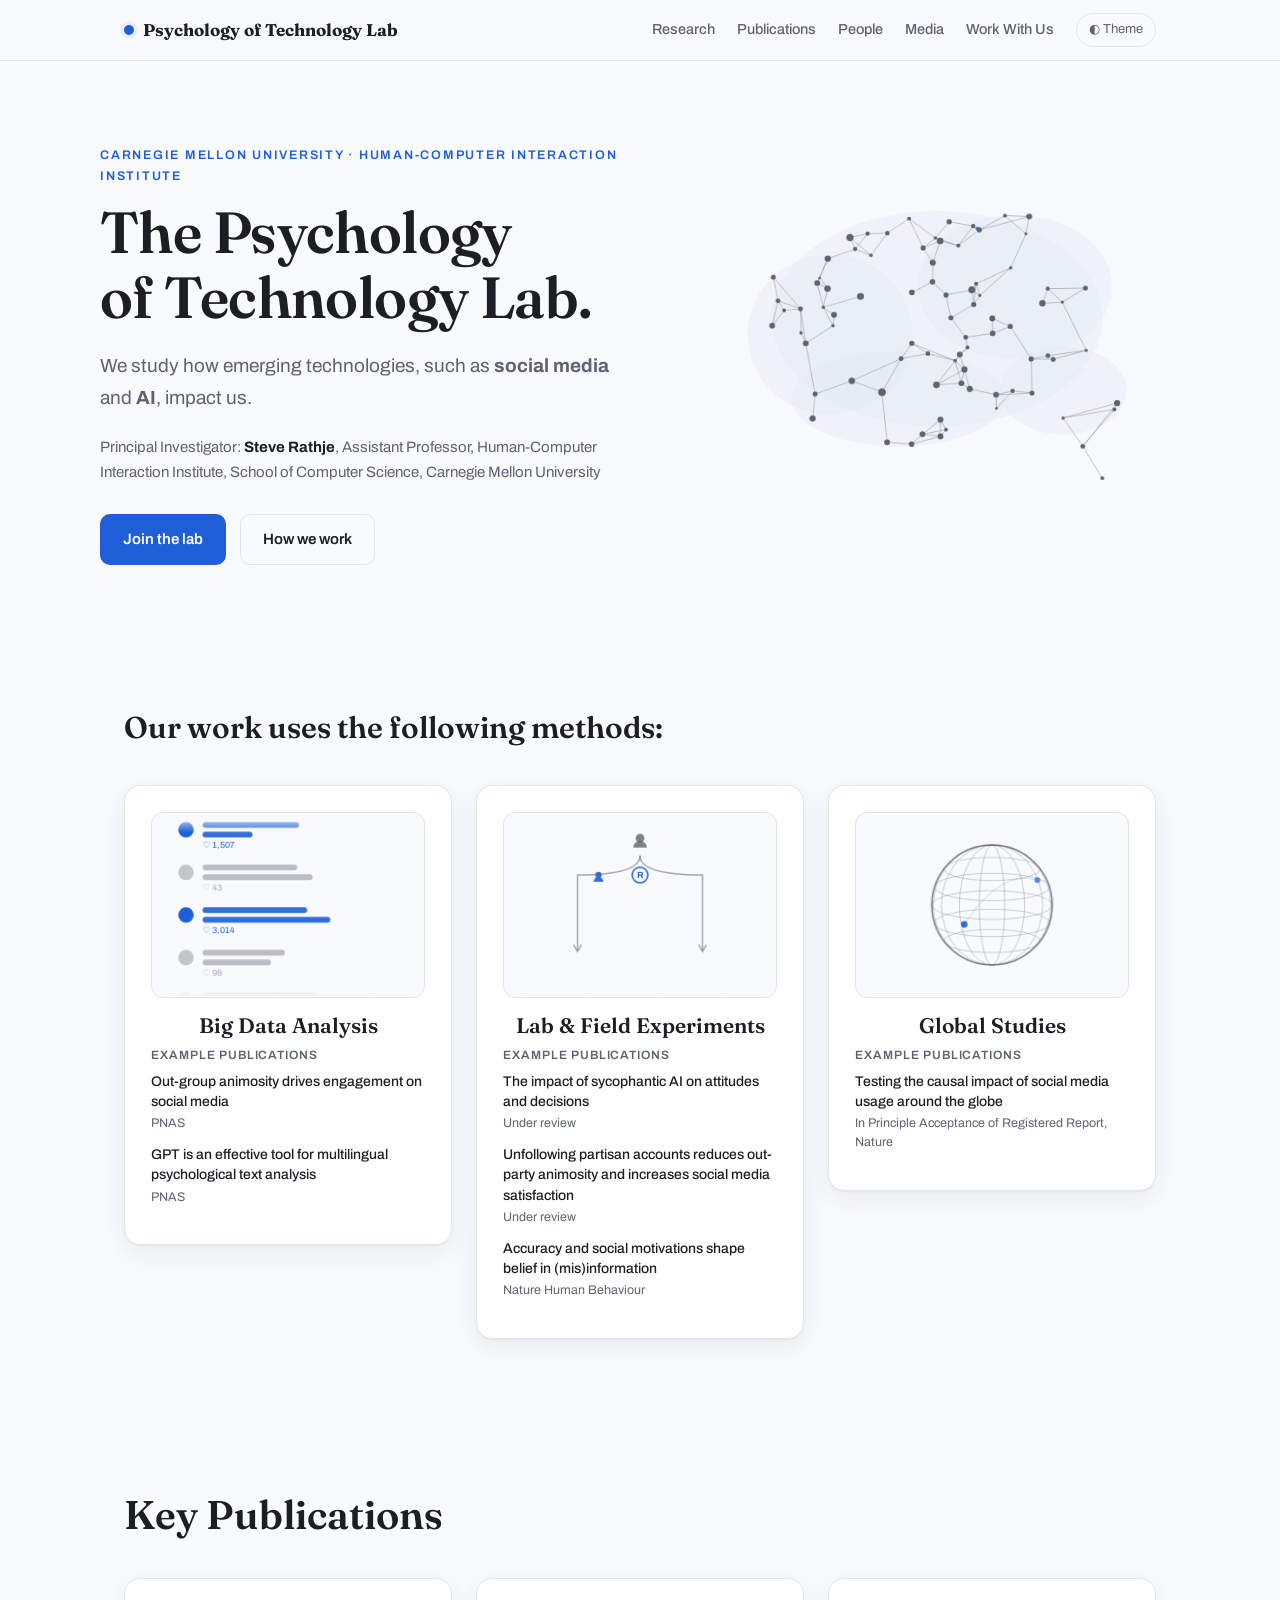
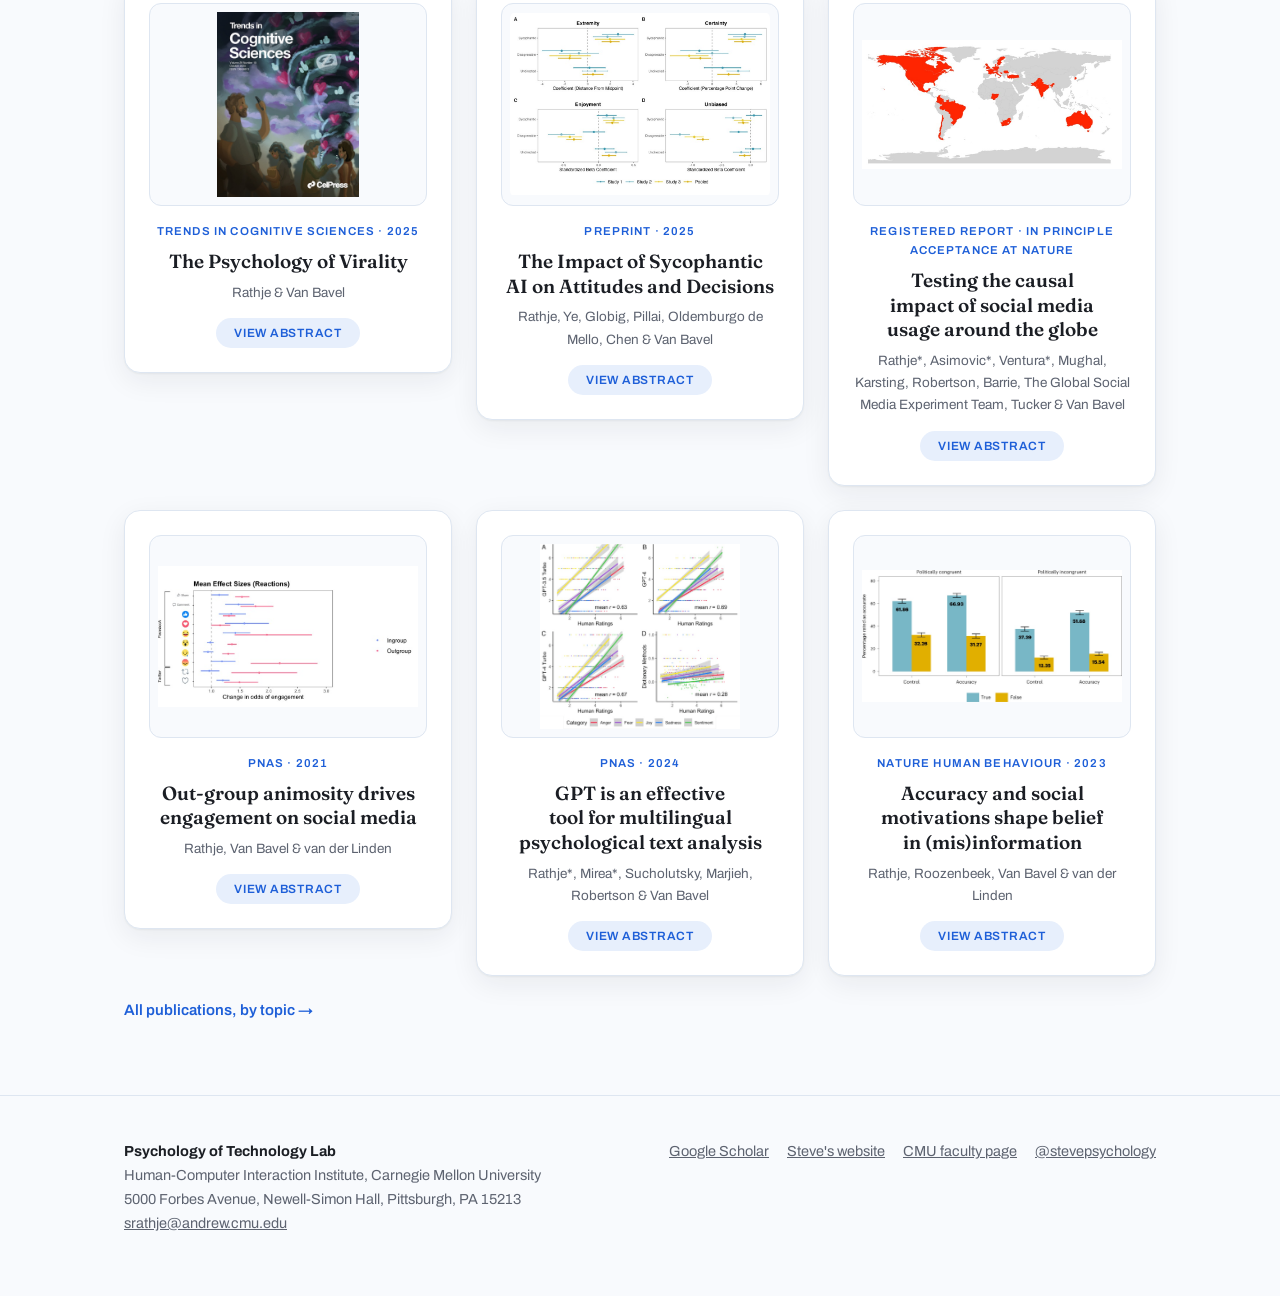
<file: index.html>
<!DOCTYPE html>
<html lang="en">
<head>
<meta charset="UTF-8">
<meta name="viewport" content="width=device-width, initial-scale=1.0">
<title>Psychology of Technology Lab — Carnegie Mellon University</title>
<meta name="description" content="The Psychology of Technology Lab at Carnegie Mellon University, led by Steve Rathje, studies how social media and AI shape belief, emotion, and division.">
<link rel="preconnect" href="https://fonts.googleapis.com">
<link rel="preconnect" href="https://fonts.gstatic.com" crossorigin>
<link href="https://fonts.googleapis.com/css2?family=Fraunces:opsz,wght@9..144,500;9..144,600;9..144,700&family=Archivo:wght@400;500;600;700&display=swap" rel="stylesheet">
<link rel="stylesheet" href="style.css">
</head>
<body>
<nav>
  <div class="wrap nav-inner">
    <a class="logo" href="index.html"><span class="badge" aria-hidden="true"></span>Psychology of Technology Lab</a>
    <div class="nav-links">
      <a href="index.html#methods">Research</a>
      <a href="publications.html">Publications</a>
      <a href="people.html">People</a>
      <a href="media.html">Media</a>
      <a href="join.html" class="keep">Work With Us</a>
      <button id="themeToggle" class="keep" aria-label="Toggle color theme">◐ Theme</button>
    </div>
  </div>
</nav>


<header class="hero wrap" id="top">
  <div class="hero-grid hero-v2">
    <div>
      <div class="eyebrow pop p1">Carnegie Mellon University · Human-Computer Interaction Institute</div>
      <h1 class="lab-title pop p2">The Psychology of Technology&nbsp;Lab.</h1>
      <p class="lede pop p3">We study how emerging technologies, such as <strong>social media</strong> and
        <strong>AI</strong>, impact us.</p>
      <p class="director pop p4">Principal Investigator: <strong>Steve Rathje</strong>, Assistant Professor,
        Human-Computer Interaction Institute, School of Computer Science, Carnegie Mellon University</p>
      <div class="cta-row pop p5">
        <a class="btn primary" href="join.html">Join the lab</a>
        <a class="btn ghost" href="#methods">How we work</a>
      </div>
    </div>
    <div class="brain-wrap pop p3" aria-hidden="true">
      <canvas id="brain" width="560" height="460"></canvas>
    </div>
  </div>
</header>



<section id="methods">
  <div class="wrap">
    <div class="section-head">
      <h2>Our work uses the following methods:</h2>
    </div>
    <div class="methods">
      <div class="method">
        <div class="micon-frame"><canvas id="mData" width="220" height="150"></canvas></div>
        <h3>Big Data Analysis</h3>
        <div class="links"><span class="links-label">Example publications</span>
          <a href="https://doi.org/10.1073/pnas.2024292118" target="_blank" rel="noopener">Out-group animosity drives engagement on social media</a>
          <span class="venue">PNAS</span>
          <a href="https://doi.org/10.1073/pnas.2308950121" target="_blank" rel="noopener">GPT is an effective tool for multilingual psychological text analysis</a>
          <span class="venue">PNAS</span>
        </div>
      </div>
      <div class="method">
        <div class="micon-frame"><canvas id="mRct" width="220" height="150"></canvas></div>
        <h3>Lab &amp; Field Experiments</h3>
        <div class="links"><span class="links-label">Example publications</span>
          <a href="https://osf.io/preprints/psyarxiv/vmyek_v1" target="_blank" rel="noopener">The impact of sycophantic AI on attitudes and decisions</a>
          <span class="venue">Under review</span>
          <a href="https://doi.org/10.31234/osf.io/acbwg" target="_blank" rel="noopener">Unfollowing partisan accounts reduces out-party animosity and increases social media satisfaction</a>
          <span class="venue">Under review</span>
          <a href="https://doi.org/10.1038/s41562-023-01540-w" target="_blank" rel="noopener">Accuracy and social motivations shape belief in (mis)information</a>
          <span class="venue">Nature Human Behaviour</span>
        </div>
      </div>
      <div class="method">
        <div class="micon-frame"><canvas id="mGlobe" width="220" height="150"></canvas></div>
        <h3>Global Studies</h3>
        <div class="links"><span class="links-label">Example publications</span>
          <a href="https://osf.io/preprints/psyarxiv/ujtxa_v1" target="_blank" rel="noopener">Testing the causal impact of social media usage around the globe</a>
          <span class="venue">In Principle Acceptance of Registered Report, Nature</span>
        </div>
      </div>
    </div>
  </div>
</section>



<section id="key-pubs">
  <div class="wrap">
    <div class="section-head">
      <h2>Key Publications</h2>
    </div>
    <div class="kp-grid">
      <div class="kp-card">
        <div class="kp-fig"><img src="images/virality-cover.jpg" alt="" onerror="this.parentNode.remove()"></div>
        <div class="kp-venue">Trends in Cognitive Sciences · 2025</div>
        <h3 class="kp-title"><a href="https://doi.org/10.1016/j.tics.2025.06.014" target="_blank" rel="noopener">The Psychology of Virality</a></h3>
        <div class="kp-authors">Rathje &amp; Van Bavel</div>
        <button class="abs-btn" type="button">View abstract</button>
        <div class="kp-abs-panel">
          <div class="abs-panel-head"><span>Abstract</span>
            <button class="abs-close" type="button" aria-label="Close abstract">&#10005;</button></div>
          <p>Why do some ideas spread widely, while others fail to catch on? We review the psychology of information spread, or the psychology of “virality.” Similar types of information tend to spread in many contexts, both online and offline. This is likely because similar psychological processes drive information spread across contexts. We explain how these psychological processes interact with structural features of information environments, including norms, networks, and incentive structures. Surprisingly, widely shared content is often not widely liked—a phenomenon called “the paradox of virality.” We discuss the strengths and limitations of the virality metaphor, and future directions for the field, such as leveraging recent advances in artificial intelligence to better understand how information spreads across cultures and contexts.</p>
        </div>
      </div>
      <div class="kp-card">
        <div class="kp-fig"><img src="images/pub-sycophancy.jpg" alt="" onerror="this.parentNode.remove()"></div>
        <div class="kp-venue">Preprint · 2025</div>
        <h3 class="kp-title"><a href="https://osf.io/preprints/psyarxiv/vmyek_v1" target="_blank" rel="noopener">The Impact of Sycophantic AI on Attitudes and Decisions</a></h3>
        <div class="kp-authors">Rathje, Ye, Globig, Pillai, Oldemburgo de Mello, Chen &amp; Van Bavel</div>
        <button class="abs-btn" type="button">View abstract</button>
        <div class="kp-abs-panel">
          <div class="abs-panel-head"><span>Abstract</span>
            <button class="abs-close" type="button" aria-label="Close abstract">&#10005;</button></div>
          <p>There is widespread concern that AI chatbots are “sycophantic,” or overly agreeable and validating. However, less is known about the causal impact of interacting with sycophantic AI on beliefs and behaviors. Across seven studies (total n = 7,227), we found that people enjoyed interacting with sycophantic AI chatbots more than interacting with neutral chatbots or “disagreeable” chatbots that challenged them. Brief conversations with sycophantic chatbots about political or personal topics increased the strength of people’s attitudes. Sycophantic chatbots also inflated people’s perceptions that they were better than the average person on desirable traits, and led people to bet more money that they scored better than average on tasks purporting to measure desirable traits. Participants consistently rated sycophantic chatbots as more “unbiased” than disagreeable chatbots, suggesting that people may be blind to biases in AI output that aligns with their views.</p>
        </div>
      </div>
      <div class="kp-card">
        <div class="kp-fig"><img src="images/pub-global.jpg" alt="" onerror="this.parentNode.remove()"></div>
        <div class="kp-venue">Registered Report · In Principle Acceptance at Nature</div>
        <h3 class="kp-title"><a href="https://osf.io/preprints/psyarxiv/ujtxa_v1" target="_blank" rel="noopener">Testing the causal impact of social media usage around the globe</a></h3>
        <div class="kp-authors">Rathje*, Asimovic*, Ventura*, Mughal, Karsting, Robertson, Barrie, The Global Social Media Experiment Team, Tucker &amp; Van Bavel</div>
        <button class="abs-btn" type="button">View abstract</button>
        <div class="kp-abs-panel">
          <div class="abs-panel-head"><span>Abstract</span>
            <button class="abs-close" type="button" aria-label="Close abstract">&#10005;</button></div>
          <p>More than half of the world’s population uses social media. There is widespread debate among the public, politicians, and academics about social media’s impact on important outcomes, such as intergroup conflict and well-being. However, most prior research on the impact of social media relies on samples from the United States and Western Europe, despite emerging evidence suggesting that the impact of social media is likely to differ across the globe. Building on the results of pilot experiments from three countries (n = 894), we plan to conduct a global field experiment to measure the causal impact of reducing social media usage for two weeks across 23 countries (projected n > 8,000). We will then test how social media reduction influences four main outcomes: news knowledge, exposure to online hostility, intergroup attitudes, and well-being. We will also explore how the effects of social media reduction vary across world regions, focusing on three theoretically-informed country-level moderators: income level, inequality, and democratic strength. This large-scale, high-powered field experiment, and the global dataset resulting from it, will offer rare causal evidence to inform ongoing debates about the impact of social media and how it varies around the world.</p>
        </div>
      </div>
      <div class="kp-card">
        <div class="kp-fig"><img src="images/pub-animosity.jpg" alt="" onerror="this.parentNode.remove()"></div>
        <div class="kp-venue">PNAS · 2021</div>
        <h3 class="kp-title"><a href="https://doi.org/10.1073/pnas.2024292118" target="_blank" rel="noopener">Out-group animosity drives engagement on social media</a></h3>
        <div class="kp-authors">Rathje, Van Bavel &amp; van der Linden</div>
        <button class="abs-btn" type="button">View abstract</button>
        <div class="kp-abs-panel">
          <div class="abs-panel-head"><span>Abstract</span>
            <button class="abs-close" type="button" aria-label="Close abstract">&#10005;</button></div>
          <p>There has been growing concern about the role social media plays in political polarization. We investigated whether out-group animosity was particularly successful at generating engagement on two of the largest social media platforms: Facebook and Twitter. Analyzing posts from news media accounts and US congressional members (n = 2,730,215), we found that posts about the political out-group were shared or retweeted about twice as often as posts about the in-group. Each individual term referring to the political out-group increased the odds of a social media post being shared by 67%. Out-group language consistently emerged as the strongest predictor of shares and retweets: the average effect size of out-group language was about 4.8 times as strong as that of negative affect language and about 6.7 times as strong as that of moral-emotional language—both established predictors of social media engagement. Language about the out-group was a very strong predictor of “angry” reactions (the most popular reactions across all datasets), and language about the in-group was a strong predictor of “love” reactions, reflecting in-group favoritism and out-group derogation. This out-group effect was not moderated by political orientation or social media platform, but stronger effects were found among political leaders than among news media accounts. In sum, out-group language is the strongest predictor of social media engagement across all relevant predictors measured, suggesting that social media may be creating perverse incentives for content expressing out-group animosity.</p>
        </div>
      </div>
      <div class="kp-card">
        <div class="kp-fig"><img src="images/pub-gpt.jpg" alt="" onerror="this.parentNode.remove()"></div>
        <div class="kp-venue">PNAS · 2024</div>
        <h3 class="kp-title"><a href="https://doi.org/10.1073/pnas.2308950121" target="_blank" rel="noopener">GPT is an effective tool for multilingual psychological text analysis</a></h3>
        <div class="kp-authors">Rathje*, Mirea*, Sucholutsky, Marjieh, Robertson &amp; Van Bavel</div>
        <button class="abs-btn" type="button">View abstract</button>
        <div class="kp-abs-panel">
          <div class="abs-panel-head"><span>Abstract</span>
            <button class="abs-close" type="button" aria-label="Close abstract">&#10005;</button></div>
          <p>The social and behavioral sciences have been increasingly using automated text analysis to measure psychological constructs in text. We explore whether GPT, the large-language model (LLM) underlying the AI chatbot ChatGPT, can be used as a tool for automated psychological text analysis in several languages. Across 15 datasets (n = 47,925 manually annotated tweets and news headlines), we tested whether different versions of GPT (3.5 Turbo, 4, and 4 Turbo) can accurately detect psychological constructs (sentiment, discrete emotions, offensiveness, and moral foundations) across 12 languages. We found that GPT (r = 0.59 to 0.77) performed much better than English-language dictionary analysis (r = 0.20 to 0.30) at detecting psychological constructs as judged by manual annotators. GPT performed nearly as well as, and sometimes better than, several top-performing fine-tuned machine learning models. Moreover, GPT's performance improved across successive versions of the model, particularly for lesser-spoken languages, and became less expensive. Overall, GPT may be superior to many existing methods of automated text analysis, since it achieves relatively high accuracy across many languages, requires no training data, and is easy to use with simple prompts (e.g., “is this text negative?”) and little coding experience. We provide sample code and a video tutorial for analyzing text with the GPT application programming interface. We argue that GPT and other LLMs help democratize automated text analysis by making advanced natural language processing capabilities more accessible, and may help facilitate more cross-linguistic research with understudied languages.</p>
        </div>
      </div>
      <div class="kp-card">
        <div class="kp-fig"><img src="images/pub-accuracy.jpg" alt="" onerror="this.parentNode.remove()"></div>
        <div class="kp-venue">Nature Human Behaviour · 2023</div>
        <h3 class="kp-title"><a href="https://doi.org/10.1038/s41562-023-01540-w" target="_blank" rel="noopener">Accuracy and social motivations shape belief in (mis)information</a></h3>
        <div class="kp-authors">Rathje, Roozenbeek, Van Bavel &amp; van der Linden</div>
        <button class="abs-btn" type="button">View abstract</button>
        <div class="kp-abs-panel">
          <div class="abs-panel-head"><span>Abstract</span>
            <button class="abs-close" type="button" aria-label="Close abstract">&#10005;</button></div>
          <p>The extent to which belief in (mis)information reflects lack of knowledge versus a lack of motivation to be accurate is unclear. Here, across four experiments (n = 3,364), we motivated US participants to be accurate by providing financial incentives for correct responses about the veracity of true and false political news headlines. Financial incentives improved accuracy and reduced partisan bias in judgements of headlines by about 30%, primarily by increasing the perceived accuracy of true news from the opposing party (d = 0.47). Incentivizing people to identify news that would be liked by their political allies, however, decreased accuracy. Replicating prior work, conservatives were less accurate at discerning true from false headlines than liberals, yet incentives closed the gap in accuracy between conservatives and liberals by 52%. A non-financial accuracy motivation intervention was also effective, suggesting that motivation-based interventions are scalable. Altogether, these results suggest that a substantial portion of people's judgements of the accuracy of news reflects motivational factors.</p>
        </div>
      </div>
    </div>
    <p class="see-all"><a href="publications.html">All publications, by topic →</a></p>
  </div>
</section>

<footer id="contact">
  <div class="wrap foot-grid">
    <div>
      <strong style="color:var(--ink)">Psychology of Technology Lab</strong><br>
      Human-Computer Interaction Institute, Carnegie Mellon University<br>
      5000 Forbes Avenue, Newell-Simon Hall, Pittsburgh, PA 15213<br>
      <a href="mailto:srathje@andrew.cmu.edu">srathje@andrew.cmu.edu</a>
    </div>
    <div class="foot-links">
      <a href="https://scholar.google.com/citations?user=tw5jvawAAAAJ" target="_blank" rel="noopener">Google Scholar</a>
      <a href="https://stevenrathje.com" target="_blank" rel="noopener">Steve's website</a>
      <a href="https://www.hcii.cmu.edu/people/steve-rathje" target="_blank" rel="noopener">CMU faculty page</a>
      <a href="https://www.tiktok.com/@stevepsychology" target="_blank" rel="noopener">@stevepsychology</a>
    </div>
  </div>
</footer>
<script>
const root=document.documentElement;
const saved=localStorage.getItem('ptl-theme');
if(saved) root.dataset.theme=saved;
document.getElementById('themeToggle').addEventListener('click',()=>{
  const dark=root.dataset.theme?root.dataset.theme==='dark':matchMedia('(prefers-color-scheme: dark)').matches;
  root.dataset.theme=dark?'light':'dark';
  localStorage.setItem('ptl-theme',root.dataset.theme);
});
</script>

<script>
// ===== stat counters =====
const fmt=n=>n>=1e6?(n/1e6)+'M':n.toLocaleString();
const animate=el=>{const target=+el.dataset.count,suffix=el.dataset.suffix||'';
  const t0=performance.now(),dur=1400;
  const step=t=>{const p=Math.min(1,(t-t0)/dur),eased=1-Math.pow(1-p,3);
    el.textContent=fmt(Math.round(target*eased))+(p===1?suffix:'');
    if(p<1)requestAnimationFrame(step);};
  requestAnimationFrame(step);};
const io=new IntersectionObserver(es=>es.forEach(e=>{
  if(e.isIntersecting){animate(e.target);io.unobserve(e.target);}}),{threshold:.6});
document.querySelectorAll('[data-count]').forEach(el=>io.observe(el));

const reduceMotion=matchMedia('(prefers-reduced-motion: reduce)').matches;
const css=v=>getComputedStyle(document.documentElement).getPropertyValue(v).trim();
const hiDPI=(cv,LW,LH)=>{const d=window.devicePixelRatio||1;cv.width=LW*d;cv.height=LH*d;
  const x=cv.getContext('2d');x.setTransform(d,0,0,d,0,0);return x;};

// ===== brain: neurons + wires that spark near the cursor =====
(function(){
  const cv=document.getElementById('brain'); if(!cv) return;
  const W=560,H=460,ctx=hiDPI(cv,W,H);
  // brain silhouette = union of blobs (side profile, facing left)
  const blobs=[
    [0.50,0.42,0.34,0.27],  // main hemisphere
    [0.28,0.46,0.17,0.20],  // frontal lobe
    [0.66,0.34,0.20,0.18],  // parietal
    [0.76,0.60,0.13,0.11],  // cerebellum
    [0.42,0.62,0.22,0.12],  // temporal
  ];
  const inBrain=(x,y)=>blobs.some(([cx,cy,rx,ry])=>{
    const dx=(x-cx)/rx, dy=(y-cy)/ry; return dx*dx+dy*dy<=1;});
  // sample neurons
  const N=80, nodes=[];
  let guard=0;
  while(nodes.length<N && guard++<20000){
    const x=Math.random(), y=Math.random();
    if(inBrain(x,y)) nodes.push({x:x*W, y:y*H, r:2+Math.random()*2, ph:Math.random()*6.28});
  }
  // brain stem tail
  nodes.push({x:0.80*W,y:0.74*H,r:2.5,ph:0},{x:0.84*W,y:0.82*H,r:2.5,ph:1});
  // edges: k nearest
  const edges=[];
  nodes.forEach((a,i)=>{
    const near=nodes.map((b,j)=>({j,d:Math.hypot(a.x-b.x,a.y-b.y)}))
      .filter(o=>o.j!==i).sort((p,q)=>p.d-q.d).slice(0,3);
    near.forEach(o=>{ if(i<o.j) edges.push([i,o.j]); });
  });
  let mouse={x:-999,y:-999}, dragging=null;
  const pos=e=>{const r=cv.getBoundingClientRect();
    return {x:(e.clientX-r.left)*(W/r.width), y:(e.clientY-r.top)*(H/r.height)};};
  cv.addEventListener('pointerdown',e=>{
    const p=pos(e);
    let best=null,bd=20;
    nodes.forEach(n=>{const d=Math.hypot(p.x-n.x,p.y-n.y); if(d<bd){bd=d;best=n;}});
    if(best){dragging=best; cv.setPointerCapture(e.pointerId); cv.style.cursor='grabbing';}
  });
  cv.addEventListener('pointermove',e=>{
    mouse=pos(e);
    if(dragging){
      dragging.x=Math.max(6,Math.min(W-6,mouse.x));
      dragging.y=Math.max(6,Math.min(H-6,mouse.y));
    } else {
      let near=false;
      nodes.forEach(n=>{if(Math.hypot(mouse.x-n.x,mouse.y-n.y)<20)near=true;});
      cv.style.cursor=near?'grab':'crosshair';
    }
  });
  const release=e=>{dragging=null; cv.style.cursor='crosshair';};
  cv.addEventListener('pointerup',release);
  cv.addEventListener('pointercancel',release);
  cv.addEventListener('pointerleave',e=>{if(!dragging)mouse={x:-999,y:-999};});
  const distToSeg=(p,a,b)=>{
    const l2=(a.x-b.x)**2+(a.y-b.y)**2; if(!l2) return Math.hypot(p.x-a.x,p.y-a.y);
    let t=((p.x-a.x)*(b.x-a.x)+(p.y-a.y)*(b.y-a.y))/l2; t=Math.max(0,Math.min(1,t));
    return Math.hypot(p.x-(a.x+t*(b.x-a.x)), p.y-(a.y+t*(b.y-a.y)));};
  // idle traveling pulses
  const pulses=[];
  const spawnPulse=()=>{ if(pulses.length<5) pulses.push({e:Math.floor(Math.random()*edges.length),t:0}); };
  setInterval(spawnPulse, 700);
  function jaggedLine(a,b,mag){
    ctx.beginPath(); ctx.moveTo(a.x,a.y);
    const segs=6;
    for(let s=1;s<segs;s++){
      const t=s/segs, nx=b.y-a.y, ny=a.x-b.x, len=Math.hypot(nx,ny)||1;
      const off=(Math.random()-0.5)*mag;
      ctx.lineTo(a.x+(b.x-a.x)*t+nx/len*off, a.y+(b.y-a.y)*t+ny/len*off);
    }
    ctx.lineTo(b.x,b.y); ctx.stroke();
  }
  function draw(t){
    ctx.clearRect(0,0,W,H);
    const accent=css('--accent')||'#E0402F', mutedC=css('--muted')||'#888', hair=css('--hairline')||'#ddd';
    // soft silhouette
    ctx.save(); ctx.globalAlpha=0.35;
    blobs.forEach(([cx,cy,rx,ry])=>{ ctx.beginPath();
      ctx.ellipse(cx*W,cy*H,rx*W,ry*H,0,0,6.29); ctx.fillStyle=hair; ctx.fill(); });
    ctx.restore();
    // wires
    edges.forEach(([i,j],k)=>{
      const a=nodes[i],b=nodes[j];
      const d=distToSeg(mouse,a,b);
      if(d<42){ // ⚡ electrified
        ctx.lineWidth=1.8; ctx.strokeStyle=accent;
        ctx.shadowColor=accent; ctx.shadowBlur=10;
        jaggedLine(a,b,7); ctx.shadowBlur=0;
      } else {
        ctx.lineWidth=1; ctx.strokeStyle=mutedC; ctx.globalAlpha=0.4;
        ctx.beginPath(); ctx.moveTo(a.x,a.y); ctx.lineTo(b.x,b.y); ctx.stroke();
        ctx.globalAlpha=1;
      }
    });
    // idle pulses
    for(let k=pulses.length-1;k>=0;k--){
      const p=pulses[k]; p.t+=0.02;
      if(p.t>=1){pulses.splice(k,1);continue;}
      const [i,j]=edges[p.e], a=nodes[i], b=nodes[j];
      ctx.beginPath();
      ctx.arc(a.x+(b.x-a.x)*p.t, a.y+(b.y-a.y)*p.t, 2.2, 0, 6.29);
      ctx.fillStyle=accent; ctx.globalAlpha=0.8; ctx.fill(); ctx.globalAlpha=1;
    }
    // neurons
    nodes.forEach(n=>{
      const d=Math.hypot(mouse.x-n.x, mouse.y-n.y);
      const hot=d<46;
      const r=n.r+(hot?2.5:Math.sin(t/700+n.ph)*0.6);
      ctx.beginPath(); ctx.arc(n.x,n.y,Math.max(1,r),0,6.29);
      ctx.fillStyle=hot?accent:mutedC;
      if(hot){ctx.shadowColor=accent;ctx.shadowBlur=12;}
      ctx.fill(); ctx.shadowBlur=0;
    });
    if(!reduceMotion) requestAnimationFrame(draw);
  }
  requestAnimationFrame(draw);
})();

// ===== unified method tiles: shared palette + fades =====
const tileColors=()=>({acc:css('--accent'),mut:css('--muted'),bg:css('--bg'),hair:css('--hairline')});
function edgeFade(ctx,W,H,bg){
  let g=ctx.createLinearGradient(0,0,0,18); g.addColorStop(0,bg); g.addColorStop(1,bg+'00');
  try{ctx.fillStyle=g;}catch(e){ctx.fillStyle=bg;}
  ctx.save();
  const top=ctx.createLinearGradient(0,0,0,20), bot=ctx.createLinearGradient(0,H-20,0,H);
  const toRgba=(hex,a)=>{const n=parseInt(hex.replace('#',''),16);
    return `rgba(${n>>16&255},${n>>8&255},${n&255},${a})`;};
  top.addColorStop(0,toRgba(bg,1)); top.addColorStop(1,toRgba(bg,0));
  bot.addColorStop(0,toRgba(bg,0)); bot.addColorStop(1,toRgba(bg,1));
  ctx.fillStyle=top; ctx.fillRect(0,0,W,20);
  ctx.fillStyle=bot; ctx.fillRect(0,H-20,W,20);
  ctx.restore();
}

// ---- big data: scrolling feed, click to like a post ----
(function(){
  const cv=document.getElementById('mData'); if(!cv) return;
  cv.style.cursor='pointer'; cv.title='Click a post to like it';
  const W=280,H=190,ctx=hiDPI(cv,W,H),PAD=26,ROW=44;
  const NROWS=Math.ceil(H/ROW)+2;
  const mkRow=()=>({w1:0.4+Math.random()*0.4, w2:0.25+Math.random()*0.45,
    hot:Math.random()<0.25, n:Math.floor(Math.random()*90)+10, liked:false, burst:0});
  const rows=Array.from({length:NROWS},mkRow);
  let off=0;
  cv.addEventListener('pointerdown',e=>{
    const r=cv.getBoundingClientRect();
    const y=(e.clientY-r.top)*(H/r.height);
    const i=Math.round((y+off+10-12)/ROW);
    if(rows[i]){ rows[i].liked=!rows[i].liked; rows[i].burst=1; }
  });
  function draw(){
    const {acc,mut,bg}=tileColors();
    ctx.clearRect(0,0,W,H);
    off+=0.35;
    if(off>=ROW){ off-=ROW; rows.pop(); rows.unshift(mkRow()); }
    rows.forEach((r,i)=>{
      const y=i*ROW-off-10;
      const on=r.hot||r.liked;
      ctx.beginPath(); ctx.arc(PAD+9,y+12,8,0,6.29);
      ctx.fillStyle=on?acc:mut; ctx.globalAlpha=on?1:0.35; ctx.fill(); ctx.globalAlpha=1;
      ctx.fillStyle=on?acc:mut; ctx.globalAlpha=on?0.9:0.4;
      ctx.beginPath(); ctx.roundRect(PAD+26,y+4,(W-2*PAD-30)*r.w1,6,3); ctx.fill();
      ctx.beginPath(); ctx.roundRect(PAD+26,y+14,(W-2*PAD-30)*r.w2,6,3); ctx.fill();
      ctx.globalAlpha=1;
      ctx.font='9px Archivo,sans-serif';
      ctx.fillStyle=on?acc:mut; ctx.globalAlpha=on?1:0.55;
      const count=r.liked?(r.n*137+1).toLocaleString():(r.hot?(r.n*137).toLocaleString():r.n);
      ctx.fillText((r.liked?'❤ ':'♡ ')+count+(r.liked?'  ⟳ '+Math.floor(r.n/2):''), PAD+26, y+31);
      ctx.globalAlpha=1;
      if(r.burst>0){ // like burst
        ctx.beginPath(); ctx.arc(PAD+9,y+12,8+(1-r.burst)*16,0,6.29);
        ctx.strokeStyle=acc; ctx.globalAlpha=r.burst*0.7; ctx.lineWidth=2; ctx.stroke();
        ctx.globalAlpha=1; r.burst-=0.03;
      }
    });
    edgeFade(ctx,W,H,bg);
    if(!reduceMotion) requestAnimationFrame(draw);
  }
  requestAnimationFrame(draw);
})();

// ---- randomization: click to reverse assignment ----
(function(){
  const cv=document.getElementById('mRct'); if(!cv) return;
  cv.style.cursor='pointer'; cv.title='Click to re-randomize';
  const W=280,H=190,ctx=hiDPI(cv,W,H),cx=W/2;
  const binY=H-34, leftX=W*0.27, rightX=W*0.73;
  const bins={l:[],r:[]};
  const parts=[];
  let flash=0;
  setInterval(()=>{ if(parts.length<3) parts.push({side:Math.random()<0.5?-1:1,t:0}); }, 900);
  cv.addEventListener('pointerdown',()=>{
    parts.forEach(p=>p.side*=-1);
    const tmp=bins.l.length; bins.l.length=bins.r.length; bins.r.length=tmp;
    flash=1;
  });
  function person(x,y,s,color,alpha){
    ctx.strokeStyle=color; ctx.fillStyle=color; ctx.globalAlpha=alpha; ctx.lineWidth=1.5;
    ctx.beginPath(); ctx.arc(x,y,3.2*s,0,6.29); ctx.fill();
    ctx.beginPath(); ctx.arc(x,y+7*s,5*s,Math.PI,0,false); ctx.fill();
    ctx.globalAlpha=1;
  }
  function draw(){
    const {acc,mut,bg}=tileColors();
    ctx.clearRect(0,0,W,H);
    person(cx,26,1.4,mut,0.8);
    ctx.strokeStyle=mut; ctx.globalAlpha=0.55; ctx.lineWidth=1.5;
    [[leftX,-1],[rightX,1]].forEach(([bx])=>{
      ctx.beginPath(); ctx.moveTo(cx,44);
      ctx.quadraticCurveTo(cx,64,bx,64); ctx.lineTo(bx,binY-14); ctx.stroke();
      ctx.beginPath(); ctx.moveTo(bx-4,binY-20); ctx.lineTo(bx,binY-13); ctx.lineTo(bx+4,binY-20); ctx.stroke();
    });
    ctx.globalAlpha=1;
    ctx.beginPath(); ctx.arc(cx,64,8+flash*3,0,6.29);
    ctx.fillStyle=bg; ctx.fill();
    ctx.strokeStyle=acc; ctx.lineWidth=1.5+flash*1.5; ctx.stroke();
    ctx.fillStyle=acc; ctx.font='bold 9px Archivo'; ctx.fillText('R',cx-3,67);
    if(flash>0) flash-=0.05;
    for(let k=parts.length-1;k>=0;k--){
      const p=parts[k]; p.t+=0.012;
      if(p.t>=1){ (p.side<0?bins.l:bins.r).push(1); parts.splice(k,1); continue; }
      const bx=p.side<0?leftX:rightX;
      let x,y;
      if(p.t<0.35){ x=cx; y=26+(p.t/0.35)*38; }
      else if(p.t<0.6){ const u=(p.t-0.35)/0.25; x=cx+(bx-cx)*u; y=64; }
      else { const u=(p.t-0.6)/0.4; x=bx; y=64+(binY-14-64)*u; }
      person(x,y,1,acc,0.9);
    }
    [[bins.l,leftX],[bins.r,rightX]].forEach(([b,bx])=>{
      const show=Math.min(b.length,5);
      for(let i=0;i<show;i++) person(bx+(i-(show-1)/2)*13, binY, 1, acc, 0.85);
    });
    if(bins.l.length+bins.r.length>10){ bins.l.length=Math.min(bins.l.length,5); bins.r.length=Math.min(bins.r.length,5); }
    edgeFade(ctx,W,H,bg);
    if(!reduceMotion) requestAnimationFrame(draw);
  }
  requestAnimationFrame(draw);
})();

// ---- globe: drag to spin, with inertia ----
(function(){
  const cv=document.getElementById('mGlobe'); if(!cv) return;
  cv.style.cursor='grab'; cv.title='Drag to spin the globe';
  cv.style.touchAction='none';
  const W=280,H=190,ctx=hiDPI(cv,W,H),R=62,cx=W/2,cy=H/2;
  let ph=0, vel=0.007, dragging=false, lastX=0;
  cv.addEventListener('pointerdown',e=>{dragging=true; lastX=e.clientX; vel=0;
    cv.setPointerCapture(e.pointerId); cv.style.cursor='grabbing';});
  cv.addEventListener('pointermove',e=>{
    if(!dragging) return;
    const dx=e.clientX-lastX; lastX=e.clientX;
    ph+=dx*0.012; vel=dx*0.012;
  });
  const release=()=>{dragging=false; cv.style.cursor='grab';};
  cv.addEventListener('pointerup',release); cv.addEventListener('pointercancel',release);
  const sites=[[-0.45,0.4],[0.15,1.6],[0.5,2.9],[-0.1,4.1],[0.35,5.2],[-0.6,2.2]];
  const sitePos=(lat,lon)=>{
    const y=cy+lat*R*0.92, r=Math.sqrt(1-(lat*0.92)**2)*R, a=lon+ph;
    return {x:cx+Math.sin(a)*r, z:Math.cos(a), y};};
  function draw(){
    const {acc,mut}=tileColors();
    ctx.clearRect(0,0,W,H);
    if(!dragging){
      // inertia decays toward gentle default spin (keeps direction)
      const target=(vel<0?-1:1)*0.007;
      vel+=(target-vel)*0.02;
      ph+=vel;
    }
    ctx.beginPath(); ctx.arc(cx,cy,R,0,6.29);
    ctx.strokeStyle=mut; ctx.globalAlpha=0.8; ctx.lineWidth=1.5; ctx.stroke(); ctx.globalAlpha=1;
    ctx.lineWidth=1; ctx.strokeStyle=mut;
    [-0.6,-0.3,0,0.3,0.6].forEach(f=>{
      const r=Math.sqrt(1-f*f)*R;
      ctx.beginPath(); ctx.ellipse(cx,cy+f*R,r,r*0.24,0,0,6.29);
      ctx.globalAlpha=0.3; ctx.stroke();});
    for(let k=0;k<4;k++){
      const a=ph+k*Math.PI/4, rx=Math.abs(Math.cos(a))*R;
      ctx.beginPath(); ctx.ellipse(cx,cy,Math.max(rx,0.5),R,0,0,6.29);
      ctx.globalAlpha=0.3; ctx.stroke();}
    ctx.globalAlpha=1;
    const front=sites.map(([la,lo])=>sitePos(la,lo)).filter(p=>p.z>0.15);
    ctx.strokeStyle=acc; ctx.lineWidth=1;
    for(let i=0;i<front.length-1;i++){
      const a=front[i], b=front[i+1], mx=(a.x+b.x)/2, my=Math.min(a.y,b.y)-12;
      ctx.globalAlpha=0.35*Math.min(a.z,b.z);
      ctx.beginPath(); ctx.moveTo(a.x,a.y); ctx.quadraticCurveTo(mx,my,b.x,b.y); ctx.stroke();}
    ctx.globalAlpha=1;
    sites.forEach(([la,lo])=>{
      const p=sitePos(la,lo); if(p.z<=0.05) return;
      ctx.beginPath(); ctx.arc(p.x,p.y,2.2+p.z*1.4,0,6.29);
      ctx.fillStyle=acc; ctx.globalAlpha=0.35+0.65*p.z; ctx.fill(); ctx.globalAlpha=1;});
    if(!reduceMotion) requestAnimationFrame(draw); else { /* static */ }
  }
  requestAnimationFrame(draw);
})();
</script>
<script>
document.querySelectorAll('.kp-card').forEach(c=>{
  const b=c.querySelector('.abs-btn'), x=c.querySelector('.abs-close');
  if(!b)return;
  b.addEventListener('click',()=>c.classList.add('abs-open'));
  x.addEventListener('click',()=>c.classList.remove('abs-open'));
});
</script>

</body>
</html>
</file>
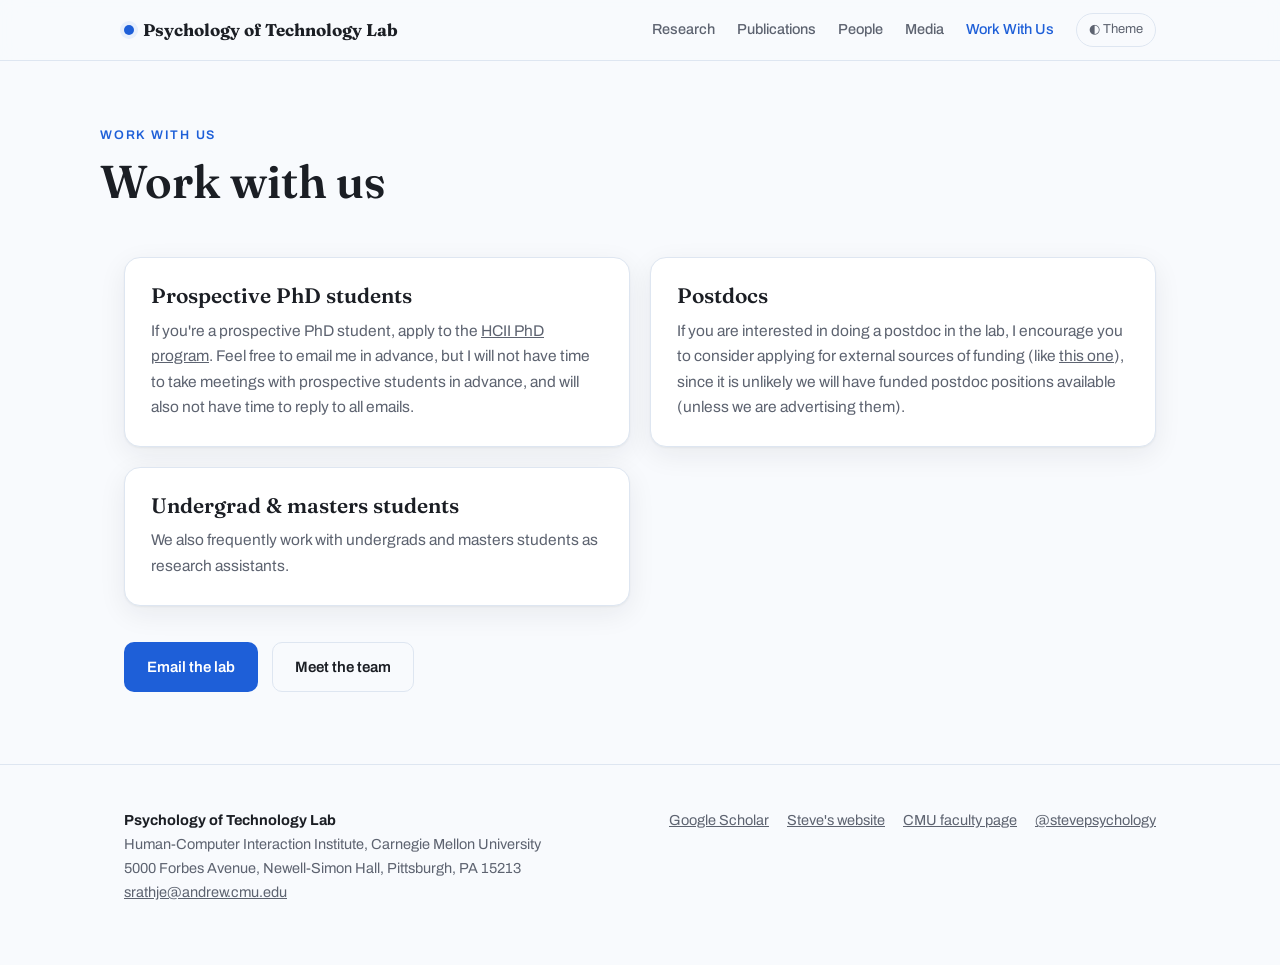
<file: join.html>
<!DOCTYPE html>
<html lang="en">
<head>
<meta charset="UTF-8">
<meta name="viewport" content="width=device-width, initial-scale=1.0">
<title>Work With Us — Psychology of Technology Lab</title>
<meta name="description" content="Join the Psychology of Technology Lab: PhD, research assistant, and collaboration opportunities.">
<link rel="preconnect" href="https://fonts.googleapis.com">
<link rel="preconnect" href="https://fonts.gstatic.com" crossorigin>
<link href="https://fonts.googleapis.com/css2?family=Fraunces:opsz,wght@9..144,500;9..144,600;9..144,700&family=Archivo:wght@400;500;600;700&display=swap" rel="stylesheet">
<link rel="stylesheet" href="style.css">
</head>
<body>
<nav>
  <div class="wrap nav-inner">
    <a class="logo" href="index.html"><span class="badge" aria-hidden="true"></span>Psychology of Technology Lab</a>
    <div class="nav-links">
      <a href="index.html#methods">Research</a>
      <a href="publications.html">Publications</a>
      <a href="people.html">People</a>
      <a href="media.html">Media</a>
      <a href="join.html" class="active keep" class="keep">Work With Us</a>
      <button id="themeToggle" class="keep" aria-label="Toggle color theme">◐ Theme</button>
    </div>
  </div>
</nav>


<div class="wrap page-hero">
  <div class="eyebrow">Work With Us</div>
  <h1>Work with us</h1>
</div>
<section style="padding-top:28px">
  <div class="wrap">
    <div class="cards">
      <div class="card">
        <h3>Prospective PhD students</h3>
        <p>If you're a prospective PhD student, apply to the
           <a href="https://www.hcii.cmu.edu/academics/hcii-phd" target="_blank" rel="noopener">HCII PhD program</a>.
           Feel free to email me in advance, but I will not have time to take meetings with
           prospective students in advance, and will also not have time to reply to all emails.</p>
      </div>
      <div class="card">
        <h3>Postdocs</h3>
        <p>If you are interested in doing a postdoc in the lab, I encourage you to consider applying
           for external sources of funding (like
           <a href="https://carnegiebosch.cmu.edu/fellowships/index.html" target="_blank" rel="noopener">this one</a>),
           since it is unlikely we will have funded postdoc positions available (unless we are
           advertising them).</p>
      </div>
      <div class="card">
        <h3>Undergrad &amp; masters students</h3>
        <p>We also frequently work with undergrads and masters students as research assistants.</p>
      </div>
    </div>
    <div class="cta-row" style="margin-top:36px">
      <a class="btn primary" href="mailto:srathje@andrew.cmu.edu">Email the lab</a>
      <a class="btn ghost" href="people.html">Meet the team</a>
    </div>
  </div>
</section>

<footer id="contact">
  <div class="wrap foot-grid">
    <div>
      <strong style="color:var(--ink)">Psychology of Technology Lab</strong><br>
      Human-Computer Interaction Institute, Carnegie Mellon University<br>
      5000 Forbes Avenue, Newell-Simon Hall, Pittsburgh, PA 15213<br>
      <a href="mailto:srathje@andrew.cmu.edu">srathje@andrew.cmu.edu</a>
    </div>
    <div class="foot-links">
      <a href="https://scholar.google.com/citations?user=tw5jvawAAAAJ" target="_blank" rel="noopener">Google Scholar</a>
      <a href="https://stevenrathje.com" target="_blank" rel="noopener">Steve's website</a>
      <a href="https://www.hcii.cmu.edu/people/steve-rathje" target="_blank" rel="noopener">CMU faculty page</a>
      <a href="https://www.tiktok.com/@stevepsychology" target="_blank" rel="noopener">@stevepsychology</a>
    </div>
  </div>
</footer>
<script>
const root=document.documentElement;
const saved=localStorage.getItem('ptl-theme');
if(saved) root.dataset.theme=saved;
document.getElementById('themeToggle').addEventListener('click',()=>{
  const dark=root.dataset.theme?root.dataset.theme==='dark':matchMedia('(prefers-color-scheme: dark)').matches;
  root.dataset.theme=dark?'light':'dark';
  localStorage.setItem('ptl-theme',root.dataset.theme);
});
</script>

</body>
</html>
</file>
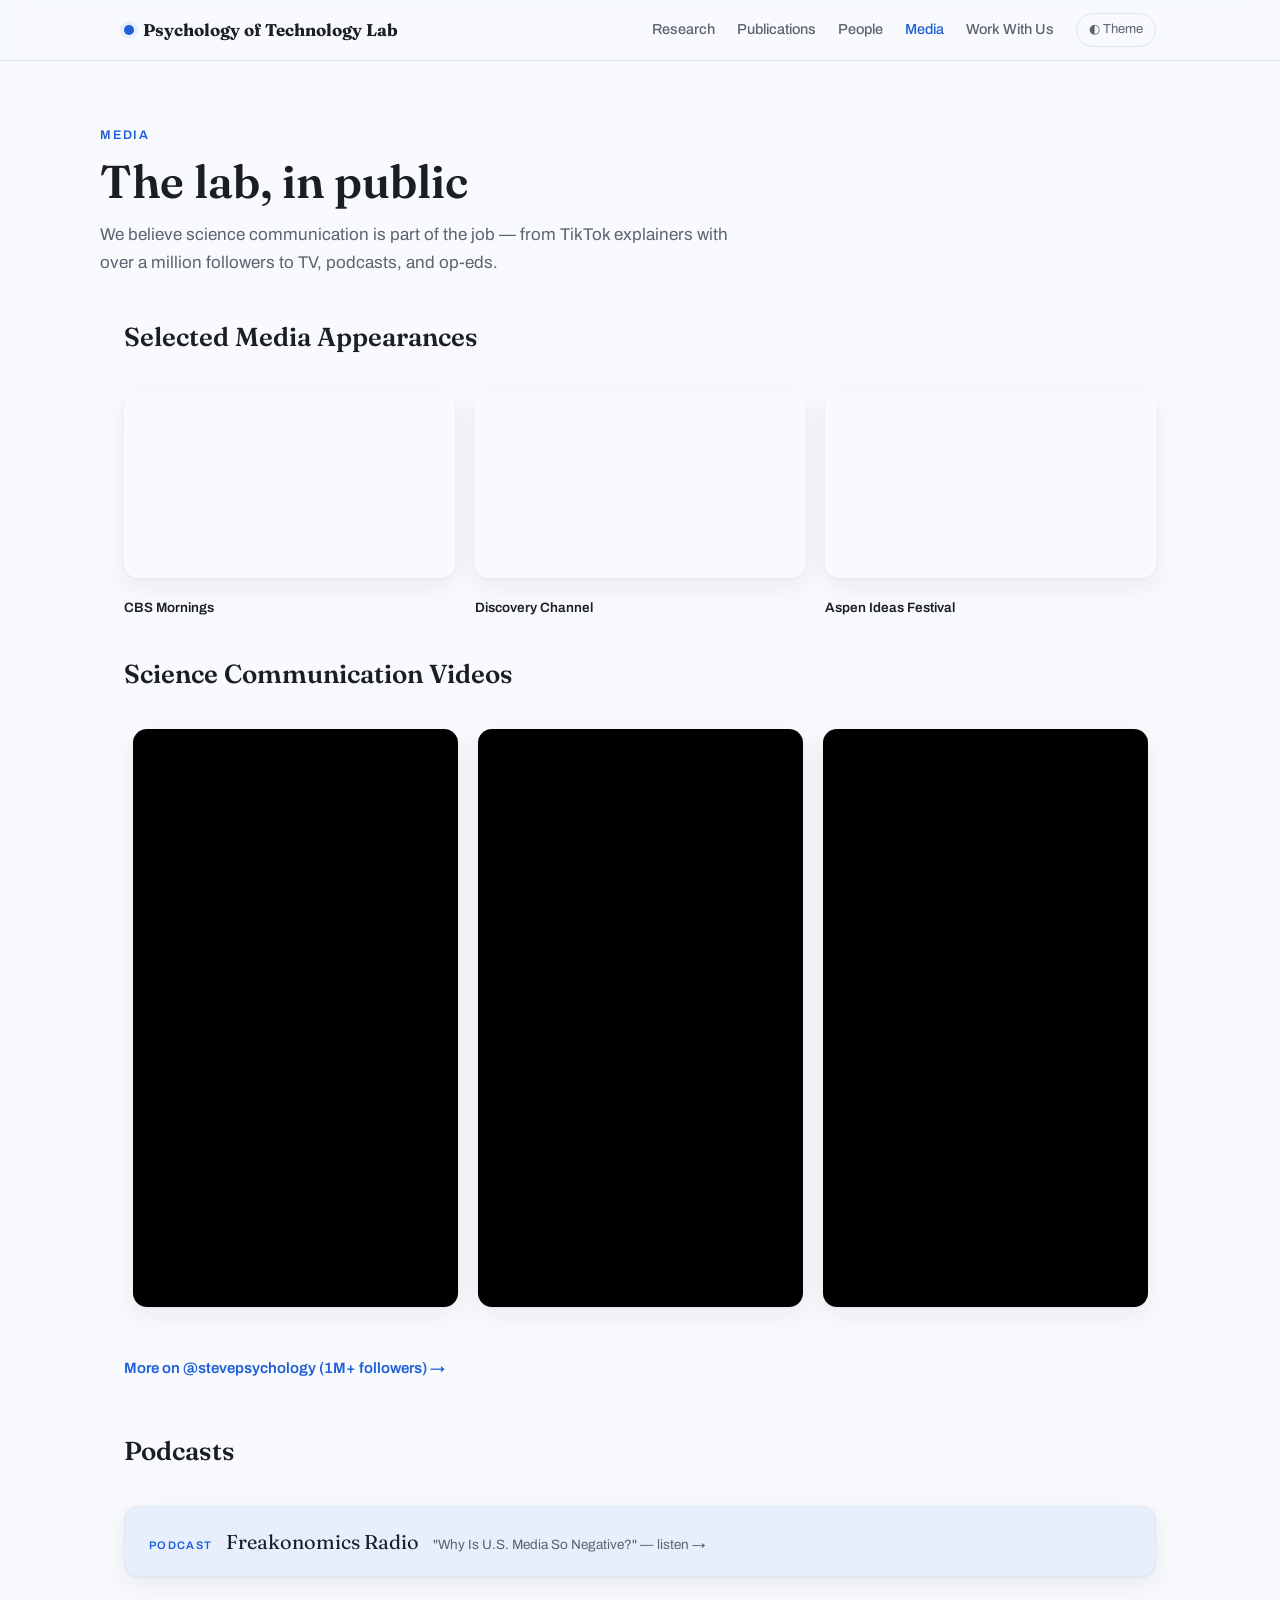
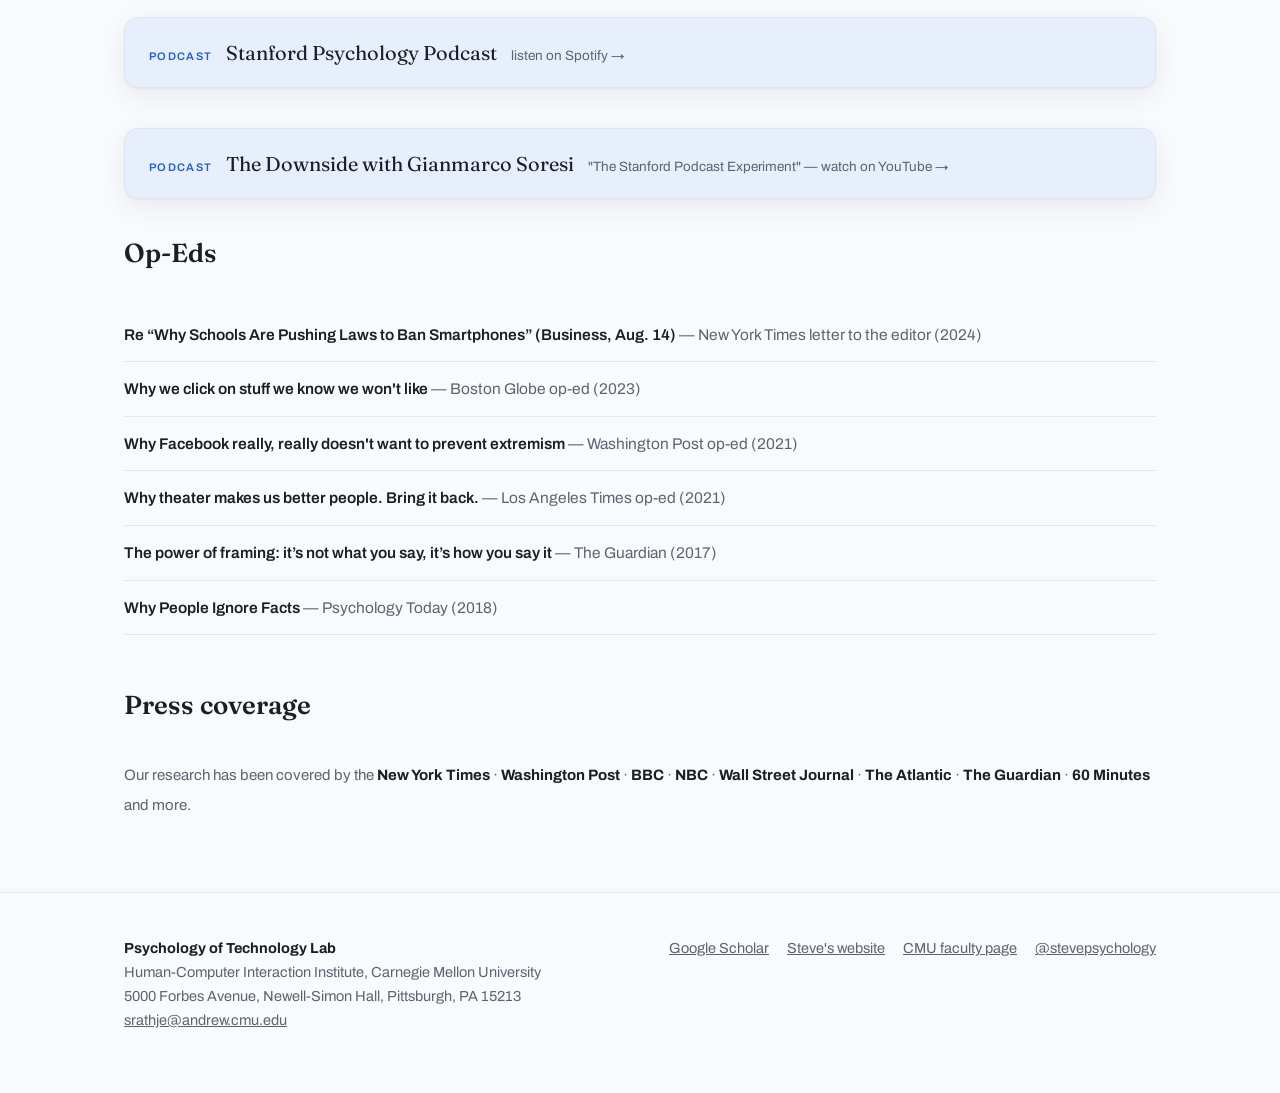
<file: media.html>
<!DOCTYPE html>
<html lang="en">
<head>
<meta charset="UTF-8">
<meta name="viewport" content="width=device-width, initial-scale=1.0">
<title>Media — Psychology of Technology Lab</title>
<meta name="description" content="TV appearances, podcasts, videos, and press coverage from the Psychology of Technology Lab.">
<link rel="preconnect" href="https://fonts.googleapis.com">
<link rel="preconnect" href="https://fonts.gstatic.com" crossorigin>
<link href="https://fonts.googleapis.com/css2?family=Fraunces:opsz,wght@9..144,500;9..144,600;9..144,700&family=Archivo:wght@400;500;600;700&display=swap" rel="stylesheet">
<link rel="stylesheet" href="style.css">
</head>
<body>
<nav>
  <div class="wrap nav-inner">
    <a class="logo" href="index.html"><span class="badge" aria-hidden="true"></span>Psychology of Technology Lab</a>
    <div class="nav-links">
      <a href="index.html#methods">Research</a>
      <a href="publications.html">Publications</a>
      <a href="people.html">People</a>
      <a href="media.html" class="active keep">Media</a>
      <a href="join.html" class="keep">Work With Us</a>
      <button id="themeToggle" class="keep" aria-label="Toggle color theme">◐ Theme</button>
    </div>
  </div>
</nav>


<div class="wrap page-hero">
  <div class="eyebrow">Media</div>
  <h1>The lab, in public</h1>
  <p>We believe science communication is part of the job — from TikTok explainers with over a
     million followers to TV, podcasts, and op-eds.</p>
</div>
<section style="padding-top:28px">
  <div class="wrap">
    <div class="section-head"><h2 style="font-size:26px">Selected Media Appearances</h2></div>
    <div class="video-grid">
      <figure class="vid">
        <iframe src="https://www.youtube.com/embed/lLvywTb7tf0" title="CBS Mornings appearance" allowfullscreen loading="lazy" referrerpolicy="strict-origin-when-cross-origin"></iframe>
        <figcaption><b>CBS Mornings</b></figcaption>
      </figure>
      <figure class="vid">
        <iframe src="https://www.youtube.com/embed/5VorYAlj3OQ" title="Discovery Channel appearance" allowfullscreen loading="lazy" referrerpolicy="strict-origin-when-cross-origin"></iframe>
        <figcaption><b>Discovery Channel</b></figcaption>
      </figure>
      <figure class="vid">
        <iframe src="https://www.youtube.com/embed/qF_ic4m_4h4?start=2296" title="Aspen Ideas Festival appearance" allowfullscreen loading="lazy" referrerpolicy="strict-origin-when-cross-origin"></iframe>
        <figcaption><b>Aspen Ideas Festival</b></figcaption>
      </figure>
    </div>
    <div class="section-head"><h2 style="font-size:26px">Science Communication Videos</h2></div>
    <div class="tiktok-grid">
      <figure class="tt">
        <iframe src="https://www.tiktok.com/embed/v2/7168636914830970118" title="TikTok by @stevepsychology" allowfullscreen loading="lazy" referrerpolicy="strict-origin-when-cross-origin"></iframe>
      </figure>
      <figure class="tt">
        <iframe src="https://www.tiktok.com/embed/v2/7207531638555741446" title="TikTok by @stevepsychology" allowfullscreen loading="lazy" referrerpolicy="strict-origin-when-cross-origin"></iframe>
      </figure>
      <figure class="tt">
        <iframe src="https://www.tiktok.com/embed/v2/7568992502691138839" title="TikTok by @stevepsychology" allowfullscreen loading="lazy" referrerpolicy="strict-origin-when-cross-origin"></iframe>
      </figure>
    </div>
    <p class="see-all" style="margin-bottom:56px"><a href="https://www.tiktok.com/@stevepsychology" target="_blank" rel="noopener">More on @stevepsychology (1M+ followers) →</a></p>
    <div class="section-head"><h2 style="font-size:26px">Podcasts</h2></div>
    <a class="podcast-banner" href="https://freakonomics.com/podcast/why-is-u-s-media-so-negative/" target="_blank" rel="noopener">
      <span class="podcast-eyebrow">Podcast</span>
      <span class="podcast-title">Freakonomics Radio</span>
      <span class="podcast-sub">"Why Is U.S. Media So Negative?" — listen&nbsp;→</span>
    </a>
    <a class="podcast-banner" href="https://open.spotify.com/episode/7CoKK7v3p1kAYAwRi3tPXU" target="_blank" rel="noopener">
      <span class="podcast-eyebrow">Podcast</span>
      <span class="podcast-title">Stanford Psychology Podcast</span>
      <span class="podcast-sub">listen on Spotify&nbsp;→</span>
    </a>
    <a class="podcast-banner" href="https://www.youtube.com/watch?v=9uNoCf8GiY8&t=3357s" target="_blank" rel="noopener">
      <span class="podcast-eyebrow">Podcast</span>
      <span class="podcast-title">The Downside with Gianmarco Soresi</span>
      <span class="podcast-sub">"The Stanford Podcast Experiment" — watch on YouTube&nbsp;→</span>
    </a>

    
    <div class="section-head"><h2 style="font-size:26px">Op-Eds</h2></div>
    <ul class="media-list" style="padding-left:0;margin-bottom:56px">
      <li><b><a href="https://www.nytimes.com/2024/08/14/opinion/new-york-times-endorsements.html" target="_blank" rel="noopener">Re “Why Schools Are Pushing Laws to Ban Smartphones” (Business, Aug. 14)</a></b> <span>— New York Times letter to the editor (2024)</span></li>
      <li><b><a href="https://www.bostonglobe.com/2023/12/07/opinion/rathje-van-bavel-paradox-of-internet-virality/" target="_blank" rel="noopener">Why we click on stuff we know we won't like</a></b> <span>— Boston Globe op-ed (2023)</span></li>
      <li><b><a href="https://www.washingtonpost.com/politics/2021/07/13/why-facebook-really-really-doesnt-want-discourage-extremism/" target="_blank" rel="noopener">Why Facebook really, really doesn't want to prevent extremism</a></b> <span>— Washington Post op-ed (2021)</span></li>
      <li><b><a href="https://www.latimes.com/opinion/story/2021-05-02/theater-empathy-live-performance-psychology" target="_blank" rel="noopener">Why theater makes us better people. Bring it back.</a></b> <span>— Los Angeles Times op-ed (2021)</span></li>
      <li><b><a href="https://www.theguardian.com/science/head-quarters/2017/jul/20/the-power-of-framing-its-not-what-you-say-its-how-you-say-it" target="_blank" rel="noopener">The power of framing: it’s not what you say, it’s how you say it</a></b> <span>— The Guardian (2017)</span></li>
      <li><b><a href="https://www.psychologytoday.com/us/blog/words-matter/201810/why-people-ignore-facts" target="_blank" rel="noopener">Why People Ignore Facts</a></b> <span>— Psychology Today (2018)</span></li>
    </ul>

    <div class="section-head"><h2 style="font-size:26px">Press coverage</h2></div>
    <p class="press-logos">Our research has been covered by the <strong><a href="https://www.nytimes.com/2022/10/06/opinion/elon-musk-twitter.html" target="_blank" rel="noopener">New York Times</a></strong> ·
      <strong><a href="https://www.washingtonpost.com/politics/2021/07/13/why-facebook-really-really-doesnt-want-discourage-extremism/" target="_blank" rel="noopener">Washington Post</a></strong> · <strong><a href="https://www.bbc.com/news/technology-57558028" target="_blank" rel="noopener">BBC</a></strong> · <strong><a href="https://www.nbcnews.com/tech/tech-news/go-viral-social-media-attack-political-opponent-study-says-rcna1277" target="_blank" rel="noopener">NBC</a></strong> ·
      <strong><a href="https://www.wsj.com/articles/reason-why-you-should-attend-live-theater-11636403394" target="_blank" rel="noopener">Wall Street Journal</a></strong> · <strong><a href="https://www.theatlantic.com/magazine/archive/2022/05/social-media-democracy-trust-babel/629369/" target="_blank" rel="noopener">The Atlantic</a></strong> ·
      <strong><a href="https://www.theguardian.com/education/2021/jun/30/critical-race-theory-rightwing-social-media-viral-video" target="_blank" rel="noopener">The Guardian</a></strong> · <strong><a href="https://www.youtube.com/watch?v=WLfr7sU5W2E" target="_blank" rel="noopener">60 Minutes</a></strong> and more.</p>
  </div>
</section>

<footer id="contact">
  <div class="wrap foot-grid">
    <div>
      <strong style="color:var(--ink)">Psychology of Technology Lab</strong><br>
      Human-Computer Interaction Institute, Carnegie Mellon University<br>
      5000 Forbes Avenue, Newell-Simon Hall, Pittsburgh, PA 15213<br>
      <a href="mailto:srathje@andrew.cmu.edu">srathje@andrew.cmu.edu</a>
    </div>
    <div class="foot-links">
      <a href="https://scholar.google.com/citations?user=tw5jvawAAAAJ" target="_blank" rel="noopener">Google Scholar</a>
      <a href="https://stevenrathje.com" target="_blank" rel="noopener">Steve's website</a>
      <a href="https://www.hcii.cmu.edu/people/steve-rathje" target="_blank" rel="noopener">CMU faculty page</a>
      <a href="https://www.tiktok.com/@stevepsychology" target="_blank" rel="noopener">@stevepsychology</a>
    </div>
  </div>
</footer>
<script>
const root=document.documentElement;
const saved=localStorage.getItem('ptl-theme');
if(saved) root.dataset.theme=saved;
document.getElementById('themeToggle').addEventListener('click',()=>{
  const dark=root.dataset.theme?root.dataset.theme==='dark':matchMedia('(prefers-color-scheme: dark)').matches;
  root.dataset.theme=dark?'light':'dark';
  localStorage.setItem('ptl-theme',root.dataset.theme);
});
</script>

</body>
</html>
</file>
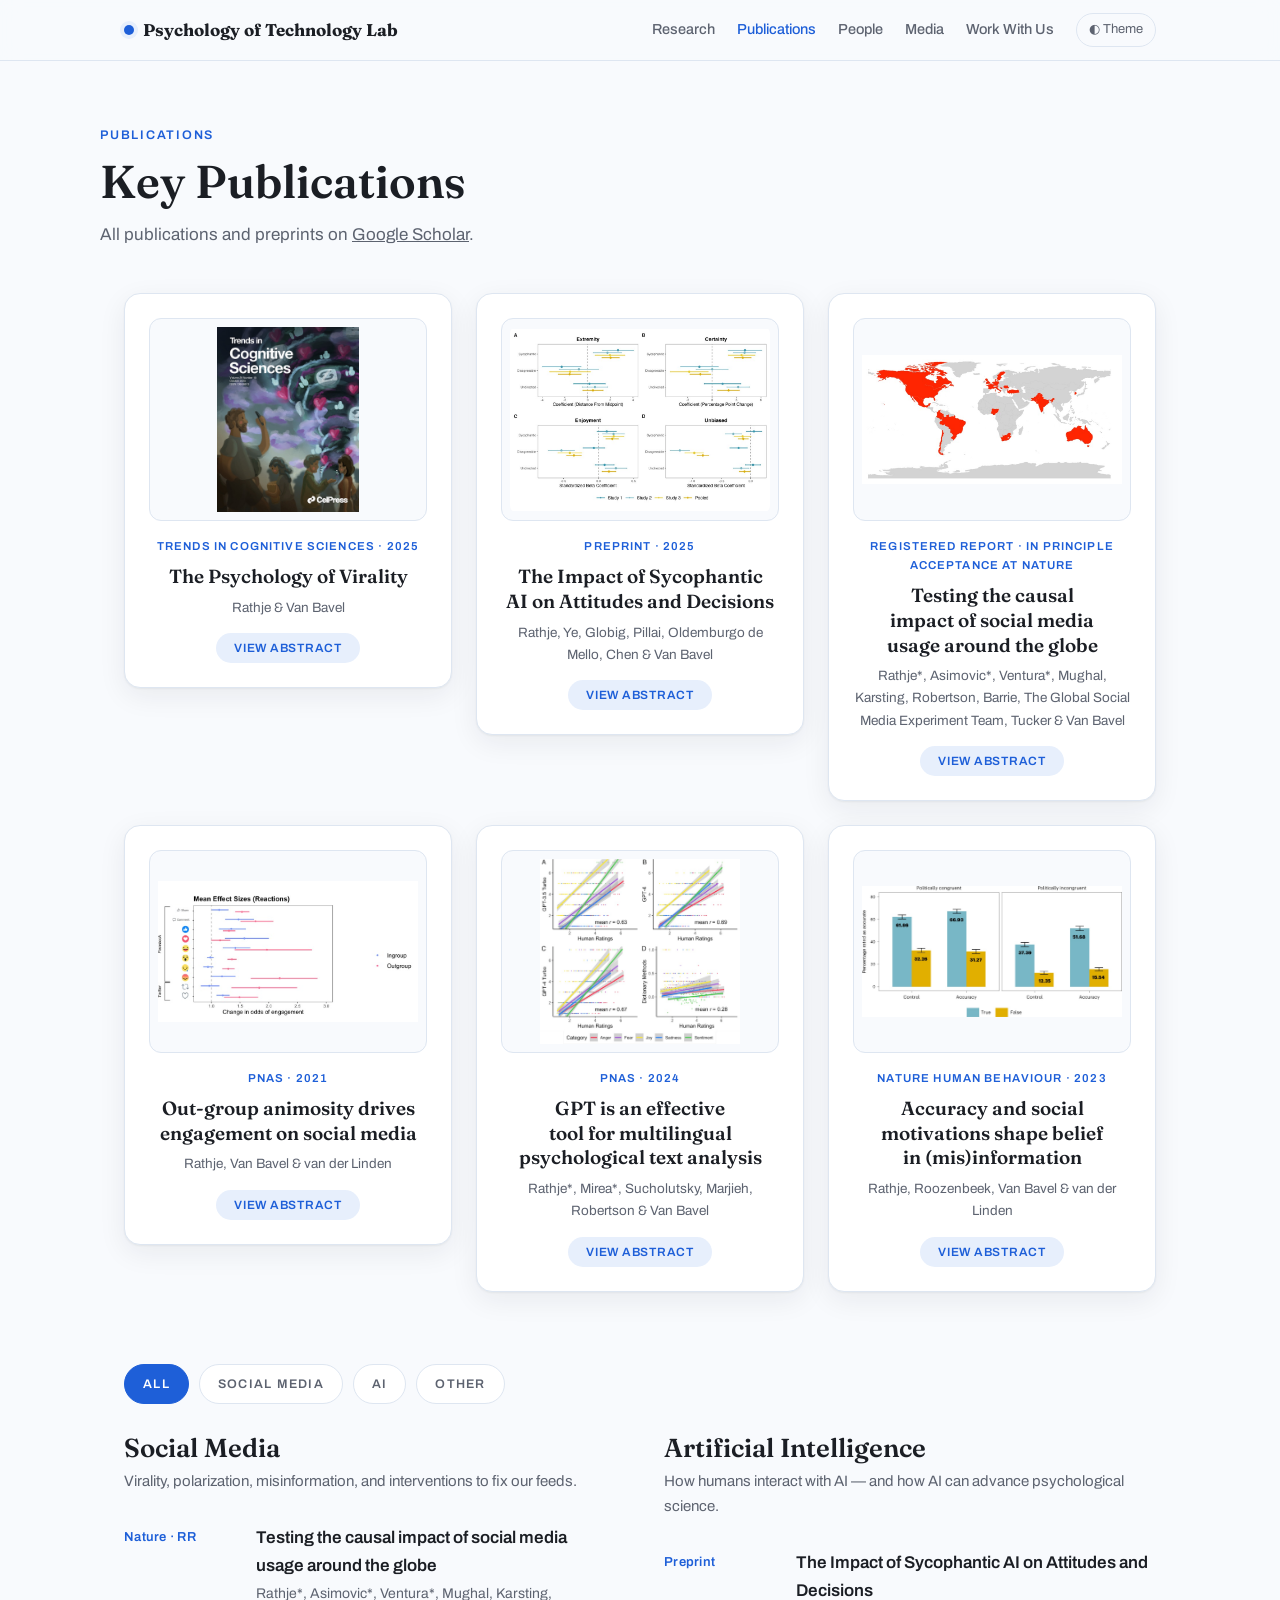
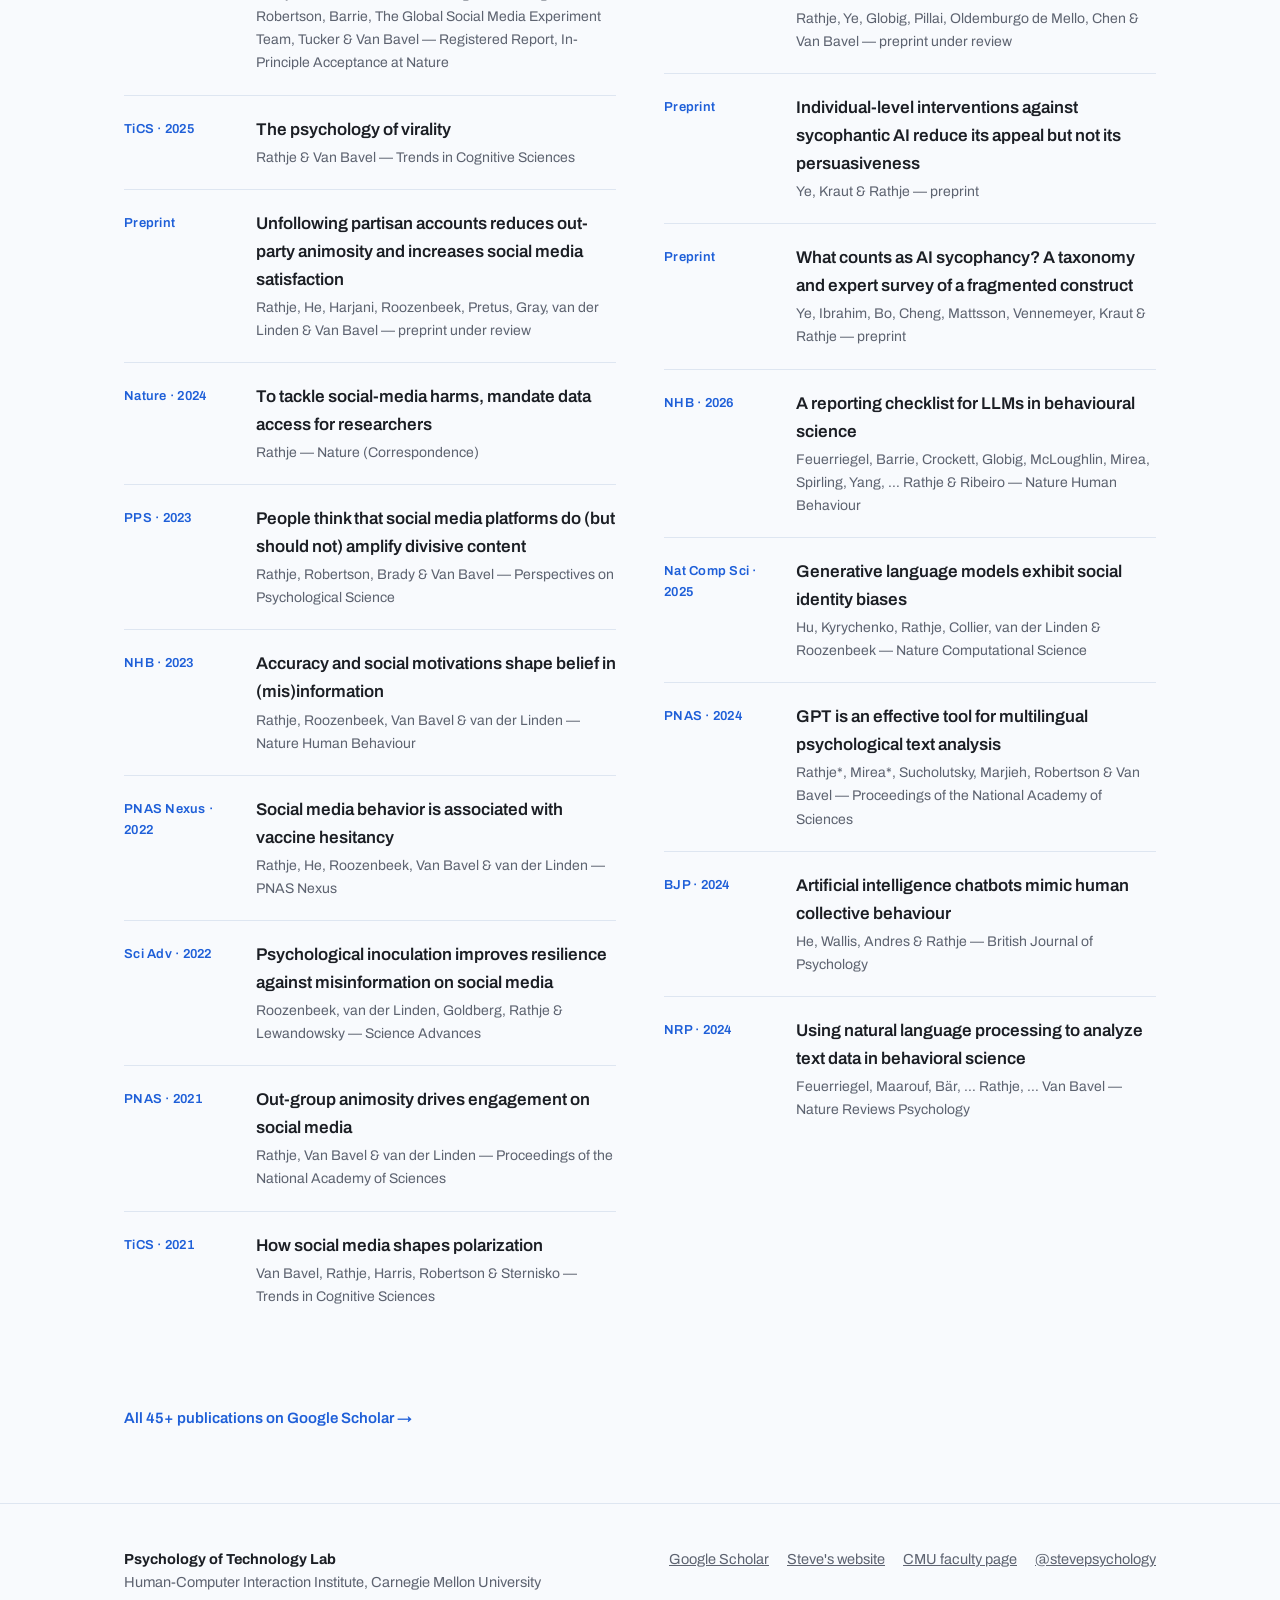
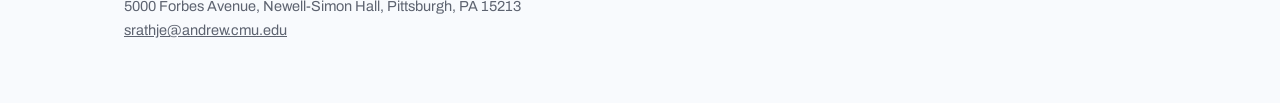
<file: publications.html>
<!DOCTYPE html>
<html lang="en">
<head>
<meta charset="UTF-8">
<meta name="viewport" content="width=device-width, initial-scale=1.0">
<title>Publications — Psychology of Technology Lab</title>
<meta name="description" content="Key publications from the Psychology of Technology Lab, organized by social media and AI.">
<link rel="preconnect" href="https://fonts.googleapis.com">
<link rel="preconnect" href="https://fonts.gstatic.com" crossorigin>
<link href="https://fonts.googleapis.com/css2?family=Fraunces:opsz,wght@9..144,500;9..144,600;9..144,700&family=Archivo:wght@400;500;600;700&display=swap" rel="stylesheet">
<link rel="stylesheet" href="style.css">
</head>
<body>
<nav>
  <div class="wrap nav-inner">
    <a class="logo" href="index.html"><span class="badge" aria-hidden="true"></span>Psychology of Technology Lab</a>
    <div class="nav-links">
      <a href="index.html#methods">Research</a>
      <a href="publications.html" class="active keep">Publications</a>
      <a href="people.html">People</a>
      <a href="media.html">Media</a>
      <a href="join.html" class="keep">Work With Us</a>
      <button id="themeToggle" class="keep" aria-label="Toggle color theme">◐ Theme</button>
    </div>
  </div>
</nav>


<div class="wrap page-hero">
  <div class="eyebrow">Publications</div>
  <h1>Key Publications</h1>
  <p>All publications and preprints on
     <a href="https://scholar.google.com/citations?user=tw5jvawAAAAJ" target="_blank" rel="noopener">Google Scholar</a>.</p>
</div>
<section style="padding-top:36px">
  <div class="wrap">
    <div class="kp-grid" style="margin-bottom:72px">
      <div class="kp-card">
        <div class="kp-fig"><img src="images/virality-cover.jpg" alt="" onerror="this.parentNode.remove()"></div>
        <div class="kp-venue">Trends in Cognitive Sciences · 2025</div>
        <h3 class="kp-title"><a href="https://doi.org/10.1016/j.tics.2025.06.014" target="_blank" rel="noopener">The Psychology of Virality</a></h3>
        <div class="kp-authors">Rathje &amp; Van Bavel</div>
        <button class="abs-btn" type="button">View abstract</button>
        <div class="kp-abs-panel">
          <div class="abs-panel-head"><span>Abstract</span>
            <button class="abs-close" type="button" aria-label="Close abstract">&#10005;</button></div>
          <p>Why do some ideas spread widely, while others fail to catch on? We review the psychology of information spread, or the psychology of “virality.” Similar types of information tend to spread in many contexts, both online and offline. This is likely because similar psychological processes drive information spread across contexts. We explain how these psychological processes interact with structural features of information environments, including norms, networks, and incentive structures. Surprisingly, widely shared content is often not widely liked—a phenomenon called “the paradox of virality.” We discuss the strengths and limitations of the virality metaphor, and future directions for the field, such as leveraging recent advances in artificial intelligence to better understand how information spreads across cultures and contexts.</p>
        </div>
      </div>
      <div class="kp-card">
        <div class="kp-fig"><img src="images/pub-sycophancy.jpg" alt="" onerror="this.parentNode.remove()"></div>
        <div class="kp-venue">Preprint · 2025</div>
        <h3 class="kp-title"><a href="https://osf.io/preprints/psyarxiv/vmyek_v1" target="_blank" rel="noopener">The Impact of Sycophantic AI on Attitudes and Decisions</a></h3>
        <div class="kp-authors">Rathje, Ye, Globig, Pillai, Oldemburgo de Mello, Chen &amp; Van Bavel</div>
        <button class="abs-btn" type="button">View abstract</button>
        <div class="kp-abs-panel">
          <div class="abs-panel-head"><span>Abstract</span>
            <button class="abs-close" type="button" aria-label="Close abstract">&#10005;</button></div>
          <p>There is widespread concern that AI chatbots are “sycophantic,” or overly agreeable and validating. However, less is known about the causal impact of interacting with sycophantic AI on beliefs and behaviors. Across seven studies (total n = 7,227), we found that people enjoyed interacting with sycophantic AI chatbots more than interacting with neutral chatbots or “disagreeable” chatbots that challenged them. Brief conversations with sycophantic chatbots about political or personal topics increased the strength of people’s attitudes. Sycophantic chatbots also inflated people’s perceptions that they were better than the average person on desirable traits, and led people to bet more money that they scored better than average on tasks purporting to measure desirable traits. Participants consistently rated sycophantic chatbots as more “unbiased” than disagreeable chatbots, suggesting that people may be blind to biases in AI output that aligns with their views.</p>
        </div>
      </div>
      <div class="kp-card">
        <div class="kp-fig"><img src="images/pub-global.jpg" alt="" onerror="this.parentNode.remove()"></div>
        <div class="kp-venue">Registered Report · In Principle Acceptance at Nature</div>
        <h3 class="kp-title"><a href="https://osf.io/preprints/psyarxiv/ujtxa_v1" target="_blank" rel="noopener">Testing the causal impact of social media usage around the globe</a></h3>
        <div class="kp-authors">Rathje*, Asimovic*, Ventura*, Mughal, Karsting, Robertson, Barrie, The Global Social Media Experiment Team, Tucker &amp; Van Bavel</div>
        <button class="abs-btn" type="button">View abstract</button>
        <div class="kp-abs-panel">
          <div class="abs-panel-head"><span>Abstract</span>
            <button class="abs-close" type="button" aria-label="Close abstract">&#10005;</button></div>
          <p>More than half of the world’s population uses social media. There is widespread debate among the public, politicians, and academics about social media’s impact on important outcomes, such as intergroup conflict and well-being. However, most prior research on the impact of social media relies on samples from the United States and Western Europe, despite emerging evidence suggesting that the impact of social media is likely to differ across the globe. Building on the results of pilot experiments from three countries (n = 894), we plan to conduct a global field experiment to measure the causal impact of reducing social media usage for two weeks across 23 countries (projected n > 8,000). We will then test how social media reduction influences four main outcomes: news knowledge, exposure to online hostility, intergroup attitudes, and well-being. We will also explore how the effects of social media reduction vary across world regions, focusing on three theoretically-informed country-level moderators: income level, inequality, and democratic strength. This large-scale, high-powered field experiment, and the global dataset resulting from it, will offer rare causal evidence to inform ongoing debates about the impact of social media and how it varies around the world.</p>
        </div>
      </div>
      <div class="kp-card">
        <div class="kp-fig"><img src="images/pub-animosity.jpg" alt="" onerror="this.parentNode.remove()"></div>
        <div class="kp-venue">PNAS · 2021</div>
        <h3 class="kp-title"><a href="https://doi.org/10.1073/pnas.2024292118" target="_blank" rel="noopener">Out-group animosity drives engagement on social media</a></h3>
        <div class="kp-authors">Rathje, Van Bavel &amp; van der Linden</div>
        <button class="abs-btn" type="button">View abstract</button>
        <div class="kp-abs-panel">
          <div class="abs-panel-head"><span>Abstract</span>
            <button class="abs-close" type="button" aria-label="Close abstract">&#10005;</button></div>
          <p>There has been growing concern about the role social media plays in political polarization. We investigated whether out-group animosity was particularly successful at generating engagement on two of the largest social media platforms: Facebook and Twitter. Analyzing posts from news media accounts and US congressional members (n = 2,730,215), we found that posts about the political out-group were shared or retweeted about twice as often as posts about the in-group. Each individual term referring to the political out-group increased the odds of a social media post being shared by 67%. Out-group language consistently emerged as the strongest predictor of shares and retweets: the average effect size of out-group language was about 4.8 times as strong as that of negative affect language and about 6.7 times as strong as that of moral-emotional language—both established predictors of social media engagement. Language about the out-group was a very strong predictor of “angry” reactions (the most popular reactions across all datasets), and language about the in-group was a strong predictor of “love” reactions, reflecting in-group favoritism and out-group derogation. This out-group effect was not moderated by political orientation or social media platform, but stronger effects were found among political leaders than among news media accounts. In sum, out-group language is the strongest predictor of social media engagement across all relevant predictors measured, suggesting that social media may be creating perverse incentives for content expressing out-group animosity.</p>
        </div>
      </div>
      <div class="kp-card">
        <div class="kp-fig"><img src="images/pub-gpt.jpg" alt="" onerror="this.parentNode.remove()"></div>
        <div class="kp-venue">PNAS · 2024</div>
        <h3 class="kp-title"><a href="https://doi.org/10.1073/pnas.2308950121" target="_blank" rel="noopener">GPT is an effective tool for multilingual psychological text analysis</a></h3>
        <div class="kp-authors">Rathje*, Mirea*, Sucholutsky, Marjieh, Robertson &amp; Van Bavel</div>
        <button class="abs-btn" type="button">View abstract</button>
        <div class="kp-abs-panel">
          <div class="abs-panel-head"><span>Abstract</span>
            <button class="abs-close" type="button" aria-label="Close abstract">&#10005;</button></div>
          <p>The social and behavioral sciences have been increasingly using automated text analysis to measure psychological constructs in text. We explore whether GPT, the large-language model (LLM) underlying the AI chatbot ChatGPT, can be used as a tool for automated psychological text analysis in several languages. Across 15 datasets (n = 47,925 manually annotated tweets and news headlines), we tested whether different versions of GPT (3.5 Turbo, 4, and 4 Turbo) can accurately detect psychological constructs (sentiment, discrete emotions, offensiveness, and moral foundations) across 12 languages. We found that GPT (r = 0.59 to 0.77) performed much better than English-language dictionary analysis (r = 0.20 to 0.30) at detecting psychological constructs as judged by manual annotators. GPT performed nearly as well as, and sometimes better than, several top-performing fine-tuned machine learning models. Moreover, GPT's performance improved across successive versions of the model, particularly for lesser-spoken languages, and became less expensive. Overall, GPT may be superior to many existing methods of automated text analysis, since it achieves relatively high accuracy across many languages, requires no training data, and is easy to use with simple prompts (e.g., “is this text negative?”) and little coding experience. We provide sample code and a video tutorial for analyzing text with the GPT application programming interface. We argue that GPT and other LLMs help democratize automated text analysis by making advanced natural language processing capabilities more accessible, and may help facilitate more cross-linguistic research with understudied languages.</p>
        </div>
      </div>
      <div class="kp-card">
        <div class="kp-fig"><img src="images/pub-accuracy.jpg" alt="" onerror="this.parentNode.remove()"></div>
        <div class="kp-venue">Nature Human Behaviour · 2023</div>
        <h3 class="kp-title"><a href="https://doi.org/10.1038/s41562-023-01540-w" target="_blank" rel="noopener">Accuracy and social motivations shape belief in (mis)information</a></h3>
        <div class="kp-authors">Rathje, Roozenbeek, Van Bavel &amp; van der Linden</div>
        <button class="abs-btn" type="button">View abstract</button>
        <div class="kp-abs-panel">
          <div class="abs-panel-head"><span>Abstract</span>
            <button class="abs-close" type="button" aria-label="Close abstract">&#10005;</button></div>
          <p>The extent to which belief in (mis)information reflects lack of knowledge versus a lack of motivation to be accurate is unclear. Here, across four experiments (n = 3,364), we motivated US participants to be accurate by providing financial incentives for correct responses about the veracity of true and false political news headlines. Financial incentives improved accuracy and reduced partisan bias in judgements of headlines by about 30%, primarily by increasing the perceived accuracy of true news from the opposing party (d = 0.47). Incentivizing people to identify news that would be liked by their political allies, however, decreased accuracy. Replicating prior work, conservatives were less accurate at discerning true from false headlines than liberals, yet incentives closed the gap in accuracy between conservatives and liberals by 52%. A non-financial accuracy motivation intervention was also effective, suggesting that motivation-based interventions are scalable. Altogether, these results suggest that a substantial portion of people's judgements of the accuracy of news reflects motivational factors.</p>
        </div>
      </div>
    </div>
    <div class="filter-pills" role="tablist" aria-label="Filter publications">
      <button data-f="all" class="active">All</button>
      <button data-f="social">Social Media</button>
      <button data-f="ai">AI</button>
      <button data-f="other">Other</button>
    </div>
    <div class="pub-cols" id="pubCols">
    <div class="pub-group" id="group-social">
      <h2>Social Media</h2>
      <p class="group-note">Virality, polarization, misinformation, and interventions to fix our feeds.</p>
      <div class="pub"><div class="venue">Nature · RR</div>
      <div><div class="title"><a href="https://osf.io/preprints/psyarxiv/ujtxa_v1" target="_blank" rel="noopener">Testing the causal impact of social media usage around the globe</a></div>
      <div class="authors">Rathje*, Asimovic*, Ventura*, Mughal, Karsting, Robertson, Barrie, The Global Social Media Experiment Team, Tucker &amp; Van Bavel — Registered Report, In-Principle Acceptance at Nature</div></div></div><div class="pub"><div class="venue">TiCS · 2025</div>
      <div><div class="title"><a href="https://doi.org/10.1016/j.tics.2025.06.014" target="_blank" rel="noopener">The psychology of virality</a></div>
      <div class="authors">Rathje &amp; Van Bavel — Trends in Cognitive Sciences</div></div></div><div class="pub"><div class="venue">Preprint</div>
      <div><div class="title"><a href="https://doi.org/10.31234/osf.io/acbwg" target="_blank" rel="noopener">Unfollowing partisan accounts reduces out-party animosity and increases social media satisfaction</a></div>
      <div class="authors">Rathje, He, Harjani, Roozenbeek, Pretus, Gray, van der Linden &amp; Van Bavel — preprint under review</div></div></div><div class="pub"><div class="venue">Nature · 2024</div>
      <div><div class="title"><a href="https://doi.org/10.1038/d41586-024-02853-0" target="_blank" rel="noopener">To tackle social-media harms, mandate data access for researchers</a></div>
      <div class="authors">Rathje — Nature (Correspondence)</div></div></div><div class="pub"><div class="venue">PPS · 2023</div>
      <div><div class="title"><a href="https://doi.org/10.1177/17456916231190392" target="_blank" rel="noopener">People think that social media platforms do (but should not) amplify divisive content</a></div>
      <div class="authors">Rathje, Robertson, Brady &amp; Van Bavel — Perspectives on Psychological Science</div></div></div><div class="pub"><div class="venue">NHB · 2023</div>
      <div><div class="title"><a href="https://doi.org/10.1038/s41562-023-01540-w" target="_blank" rel="noopener">Accuracy and social motivations shape belief in (mis)information</a></div>
      <div class="authors">Rathje, Roozenbeek, Van Bavel &amp; van der Linden — Nature Human Behaviour</div></div></div><div class="pub"><div class="venue">PNAS Nexus · 2022</div>
      <div><div class="title"><a href="https://doi.org/10.1093/pnasnexus/pgac207" target="_blank" rel="noopener">Social media behavior is associated with vaccine hesitancy</a></div>
      <div class="authors">Rathje, He, Roozenbeek, Van Bavel &amp; van der Linden — PNAS Nexus</div></div></div><div class="pub"><div class="venue">Sci Adv · 2022</div>
      <div><div class="title"><a href="https://doi.org/10.1126/sciadv.abo6254" target="_blank" rel="noopener">Psychological inoculation improves resilience against misinformation on social media</a></div>
      <div class="authors">Roozenbeek, van der Linden, Goldberg, Rathje &amp; Lewandowsky — Science Advances</div></div></div><div class="pub"><div class="venue">PNAS · 2021</div>
      <div><div class="title"><a href="https://doi.org/10.1073/pnas.2024292118" target="_blank" rel="noopener">Out-group animosity drives engagement on social media</a></div>
      <div class="authors">Rathje, Van Bavel &amp; van der Linden — Proceedings of the National Academy of Sciences</div></div></div><div class="pub"><div class="venue">TiCS · 2021</div>
      <div><div class="title"><a href="https://doi.org/10.1016/j.tics.2021.07.013" target="_blank" rel="noopener">How social media shapes polarization</a></div>
      <div class="authors">Van Bavel, Rathje, Harris, Robertson &amp; Sternisko — Trends in Cognitive Sciences</div></div></div>
    </div>
    <div class="pub-group" id="group-ai">
      <h2>Artificial Intelligence</h2>
      <p class="group-note">How humans interact with AI — and how AI can advance psychological science.</p>
      <div class="pub"><div class="venue">Preprint</div>
      <div><div class="title"><a href="https://osf.io/preprints/psyarxiv/vmyek_v1" target="_blank" rel="noopener">The Impact of Sycophantic AI on Attitudes and Decisions</a></div>
      <div class="authors">Rathje, Ye, Globig, Pillai, Oldemburgo de Mello, Chen &amp; Van Bavel — preprint under review</div></div></div><div class="pub"><div class="venue">Preprint</div>
      <div><div class="title"><a href="https://arxiv.org/abs/2607.25166" target="_blank" rel="noopener">Individual-level interventions against sycophantic AI reduce its appeal but not its persuasiveness</a></div>
      <div class="authors">Ye, Kraut &amp; Rathje — preprint</div></div></div><div class="pub"><div class="venue">Preprint</div>
      <div><div class="title"><a href="https://arxiv.org/abs/2605.21778" target="_blank" rel="noopener">What counts as AI sycophancy? A taxonomy and expert survey of a fragmented construct</a></div>
      <div class="authors">Ye, Ibrahim, Bo, Cheng, Mattsson, Vennemeyer, Kraut &amp; Rathje — preprint</div></div></div><div class="pub"><div class="venue">NHB · 2026</div>
      <div><div class="title">A reporting checklist for LLMs in behavioural science</div>
      <div class="authors">Feuerriegel, Barrie, Crockett, Globig, McLoughlin, Mirea, Spirling, Yang, … Rathje &amp; Ribeiro — Nature Human Behaviour</div></div></div><div class="pub"><div class="venue">Nat Comp Sci · 2025</div>
      <div><div class="title"><a href="https://arxiv.org/abs/2310.15819" target="_blank" rel="noopener">Generative language models exhibit social identity biases</a></div>
      <div class="authors">Hu, Kyrychenko, Rathje, Collier, van der Linden &amp; Roozenbeek — Nature Computational Science</div></div></div><div class="pub"><div class="venue">PNAS · 2024</div>
      <div><div class="title"><a href="https://doi.org/10.1073/pnas.2308950121" target="_blank" rel="noopener">GPT is an effective tool for multilingual psychological text analysis</a></div>
      <div class="authors">Rathje*, Mirea*, Sucholutsky, Marjieh, Robertson &amp; Van Bavel — Proceedings of the National Academy of Sciences</div></div></div><div class="pub"><div class="venue">BJP · 2024</div>
      <div><div class="title"><a href="https://doi.org/10.1111/bjop.12764" target="_blank" rel="noopener">Artificial intelligence chatbots mimic human collective behaviour</a></div>
      <div class="authors">He, Wallis, Andres &amp; Rathje — British Journal of Psychology</div></div></div><div class="pub"><div class="venue">NRP · 2024</div>
      <div><div class="title"><a href="https://doi.org/10.1038/s44159-024-00392-z" target="_blank" rel="noopener">Using natural language processing to analyze text data in behavioral science</a></div>
      <div class="authors">Feuerriegel, Maarouf, Bär, … Rathje, … Van Bavel — Nature Reviews Psychology</div></div></div>
    </div>
    <div class="pub-group" id="group-other" style="display:none">
      <h2>Other</h2>
      <p class="group-note">Selected work beyond social media and AI.</p>
      <div class="pub"><div class="venue">Nature · 2026</div>
      <div><div class="title">Investigating the analytical robustness of the social and behavioural sciences</div>
      <div class="authors">Aczel, Szaszi, Clelland, … Rathje, … Nosek — Nature</div></div></div><div class="pub"><div class="venue">Science · 2024</div>
      <div><div class="title"><a href="https://doi.org/10.1126/science.adh4764" target="_blank" rel="noopener">Megastudy testing 25 treatments to reduce antidemocratic attitudes and partisan animosity</a></div>
      <div class="authors">Voelkel, Stagnaro, Chu, … Rathje, … Willer — Science</div></div></div><div class="pub"><div class="venue">JESP · 2021</div>
      <div><div class="title"><a href="https://doi.org/10.1016/j.jesp.2021.104138" target="_blank" rel="noopener">Attending live theatre improves empathy, changes attitudes, and leads to pro-social behavior</a></div>
      <div class="authors">Rathje, Hackel &amp; Zaki — Journal of Experimental Social Psychology</div></div></div>
    </div>
    </div>
    <p class="see-all"><a href="https://scholar.google.com/citations?user=tw5jvawAAAAJ" target="_blank" rel="noopener">All 45+ publications on Google Scholar →</a></p>
  </div>
</section>

<footer id="contact">
  <div class="wrap foot-grid">
    <div>
      <strong style="color:var(--ink)">Psychology of Technology Lab</strong><br>
      Human-Computer Interaction Institute, Carnegie Mellon University<br>
      5000 Forbes Avenue, Newell-Simon Hall, Pittsburgh, PA 15213<br>
      <a href="mailto:srathje@andrew.cmu.edu">srathje@andrew.cmu.edu</a>
    </div>
    <div class="foot-links">
      <a href="https://scholar.google.com/citations?user=tw5jvawAAAAJ" target="_blank" rel="noopener">Google Scholar</a>
      <a href="https://stevenrathje.com" target="_blank" rel="noopener">Steve's website</a>
      <a href="https://www.hcii.cmu.edu/people/steve-rathje" target="_blank" rel="noopener">CMU faculty page</a>
      <a href="https://www.tiktok.com/@stevepsychology" target="_blank" rel="noopener">@stevepsychology</a>
    </div>
  </div>
</footer>
<script>
const root=document.documentElement;
const saved=localStorage.getItem('ptl-theme');
if(saved) root.dataset.theme=saved;
document.getElementById('themeToggle').addEventListener('click',()=>{
  const dark=root.dataset.theme?root.dataset.theme==='dark':matchMedia('(prefers-color-scheme: dark)').matches;
  root.dataset.theme=dark?'light':'dark';
  localStorage.setItem('ptl-theme',root.dataset.theme);
});
</script>

<script>
const pills=document.querySelectorAll('.filter-pills button');
const cols=document.getElementById('pubCols');
const gS=document.getElementById('group-social'), gA=document.getElementById('group-ai');
pills.forEach(btn=>btn.addEventListener('click',()=>{
  pills.forEach(x=>x.classList.remove('active'));
  btn.classList.add('active');
  const f=btn.dataset.f;
  const gO=document.getElementById('group-other');
  gS.style.display=(f==='ai'||f==='other')?'none':'';
  gA.style.display=(f==='social'||f==='other')?'none':'';
  gO.style.display=(f==='other')?'':'none';
  cols.style.gridTemplateColumns=(f==='all')?'':'1fr';
}));
</script>
<script>
document.querySelectorAll('.kp-card').forEach(c=>{
  const b=c.querySelector('.abs-btn'), x=c.querySelector('.abs-close');
  if(!b)return;
  b.addEventListener('click',()=>c.classList.add('abs-open'));
  x.addEventListener('click',()=>c.classList.remove('abs-open'));
});
</script>

</body>
</html>
</file>
<file: style.css>
:root{
    --bg:#F8FAFD; --surface:#FFFFFF; --ink:#1B1E24; --muted:#5D6370;
    --hairline:#DEE6F1; --accent:#1E5FD8; --accent-soft:#E7EFFC;
    --good:#2E7D5B; --shadow:0 1px 2px rgba(27,30,36,.05),0 8px 28px rgba(27,30,36,.07);
  }
  @media (prefers-color-scheme: dark){
    :root{ --bg:#0B1220; --surface:#131C2E; --ink:#EDEEF1; --muted:#9BA1AE;
      --hairline:#24334E; --accent:#6BA0FF; --accent-soft:#16294A;
      --good:#5CBB92; --shadow:0 1px 2px rgba(0,0,0,.35),0 8px 28px rgba(0,0,0,.35); }
  }
  :root[data-theme="dark"]{ --bg:#0B1220; --surface:#131C2E; --ink:#EDEEF1; --muted:#9BA1AE;
    --hairline:#24334E; --accent:#6BA0FF; --accent-soft:#16294A;
    --good:#5CBB92; --shadow:0 1px 2px rgba(0,0,0,.35),0 8px 28px rgba(0,0,0,.35); }
  :root[data-theme="light"]{ --bg:#F8FAFD; --surface:#FFFFFF; --ink:#1B1E24; --muted:#5D6370;
    --hairline:#DEE6F1; --accent:#1E5FD8; --accent-soft:#E7EFFC;
    --good:#2E7D5B; --shadow:0 1px 2px rgba(27,30,36,.05),0 8px 28px rgba(27,30,36,.07); }

  *{margin:0;padding:0;box-sizing:border-box}
  html{scroll-behavior:smooth}
  body{background:var(--bg);color:var(--ink);font-family:'Archivo',system-ui,-apple-system,sans-serif;
    font-size:17px;line-height:1.65;-webkit-font-smoothing:antialiased}
  h1,h2,h3{font-family:'Fraunces',Georgia,serif;line-height:1.12;text-wrap:balance;font-weight:600}
  a{color:inherit}
  img{max-width:100%}
  .wrap{max-width:1080px;margin:0 auto;padding:0 24px}
  .eyebrow{font-size:12.5px;font-weight:600;letter-spacing:.14em;text-transform:uppercase;color:var(--accent)}
  section{padding:72px 0}
  .section-head{max-width:640px;margin-bottom:40px}
  .section-head h2{font-size:clamp(28px,4vw,40px);margin:10px 0 14px}
  .section-head p{color:var(--muted)}

  /* nav */
  nav{position:sticky;top:0;z-index:50;background:color-mix(in srgb,var(--bg) 88%, transparent);
    backdrop-filter:blur(10px);border-bottom:1px solid var(--hairline)}
  .nav-inner{display:flex;align-items:center;gap:28px;height:60px}
  .logo{font-family:'Fraunces',serif;font-weight:700;font-size:17px;text-decoration:none;display:flex;align-items:center;gap:9px}
  .logo .badge{width:10px;height:10px;border-radius:50%;background:var(--accent);
    box-shadow:0 0 0 4px var(--accent-soft);flex:none}
  .nav-links{display:flex;gap:22px;margin-left:auto;align-items:center}
  .nav-links a{text-decoration:none;font-size:14.5px;font-weight:500;color:var(--muted)}
  .nav-links a:hover{color:var(--ink)}
  #themeToggle{background:none;border:1px solid var(--hairline);border-radius:999px;
    padding:5px 12px;font:inherit;font-size:13px;color:var(--muted);cursor:pointer}
  @media(max-width:820px){.nav-links a:not(.keep){display:none}}

  /* hero */
  .hero{padding:84px 0 64px}
  .hero-grid{display:grid;grid-template-columns:1.05fr .95fr;gap:56px;align-items:center}
  @media(max-width:900px){.hero-grid{grid-template-columns:1fr}}
  .hero h1{font-size:clamp(38px,5.6vw,58px);margin:14px 0 20px}
  .hero h1 em{font-style:italic;color:var(--accent)}
  .hero .lede{font-size:19px;color:var(--muted);max-width:34em}
  .hero .director{margin-top:22px;font-size:15px;color:var(--muted)}
  .hero .director strong{color:var(--ink)}
  .cta-row{display:flex;gap:14px;margin-top:30px;flex-wrap:wrap}
  .btn{display:inline-block;text-decoration:none;font-weight:600;font-size:15px;
    padding:12px 22px;border-radius:10px;border:1px solid transparent}
  .btn.primary{background:var(--accent);color:#fff}
  .btn.primary:hover{filter:brightness(.93)}
  .btn.ghost{border-color:var(--hairline);color:var(--ink)}
  .btn.ghost:hover{border-color:var(--muted)}

  /* feed demo */
  .demo{background:var(--surface);border:1px solid var(--hairline);border-radius:16px;
    box-shadow:var(--shadow);padding:20px;max-width:430px;margin-left:auto}
  @media(max-width:900px){.demo{margin:0 auto}}
  .demo-title{display:flex;justify-content:space-between;align-items:baseline;margin-bottom:12px}
  .demo-title span{font-size:12px;letter-spacing:.1em;text-transform:uppercase;color:var(--muted);font-weight:600}
  .meter{margin-bottom:14px}
  .meter-label{display:flex;justify-content:space-between;font-size:13px;color:var(--muted);margin-bottom:5px}
  .meter-label b{color:var(--ink);font-variant-numeric:tabular-nums}
  .meter-bar{height:8px;border-radius:99px;background:var(--hairline);overflow:hidden}
  .meter-fill{height:100%;width:78%;background:var(--accent);border-radius:99px;transition:width 1.1s cubic-bezier(.2,.8,.2,1)}
  .post{border:1px solid var(--hairline);border-radius:12px;padding:12px 14px;margin-bottom:10px;
    transition:opacity .6s,transform .6s;font-size:14px}
  .post .who{font-weight:600;font-size:13.5px;display:flex;gap:6px;align-items:center}
  .post .who .tag{font-size:10.5px;font-weight:600;letter-spacing:.06em;padding:1.5px 7px;border-radius:99px}
  .tag.partisan{background:var(--accent-soft);color:var(--accent)}
  .tag.science{background:color-mix(in srgb,var(--good) 14%, transparent);color:var(--good)}
  .post p{color:var(--muted);margin:4px 0 6px;font-size:13.5px;line-height:1.45}
  .post .stats{font-size:12px;color:var(--muted);font-variant-numeric:tabular-nums}
  .post.gone{opacity:0;transform:translateX(24px);height:0;padding:0;margin:0;border:none;overflow:hidden}
  .post.new{animation:slidein .7s cubic-bezier(.2,.8,.2,1)}
  @keyframes slidein{from{opacity:0;transform:translateY(14px)}to{opacity:1;transform:none}}
  .demo .btn{width:100%;text-align:center;cursor:pointer;margin-top:4px}
  .demo-caption{font-size:12px;color:var(--muted);margin-top:12px;line-height:1.5}
  .demo-caption a{color:var(--accent)}
  @media(prefers-reduced-motion:reduce){.post,.meter-fill{transition:none}.post.new{animation:none}}

  /* stats strip */
  .stats-strip{border-top:1px solid var(--hairline);border-bottom:1px solid var(--hairline);
    padding:28px 0;display:grid;grid-template-columns:repeat(4,1fr);gap:18px}
  @media(max-width:720px){.stats-strip{grid-template-columns:repeat(2,1fr)}}
  .stat b{font-family:'Fraunces',serif;font-size:34px;font-weight:600;display:block;font-variant-numeric:tabular-nums}
  .stat span{font-size:13.5px;color:var(--muted)}

  /* research cards */
  .cards{display:grid;grid-template-columns:repeat(2,1fr);gap:20px}
  @media(max-width:760px){.cards{grid-template-columns:1fr}}
  .card{background:var(--surface);border:1px solid var(--hairline);border-radius:16px;padding:26px;box-shadow:var(--shadow)}
  .card h3{font-size:21px;margin:0 0 10px}
  .card p{color:var(--muted);font-size:15.5px}
  .card .links{margin-top:14px;font-size:14px}
  .card .links a{color:var(--accent);text-decoration:none;font-weight:500}
  .card .links a:hover{text-decoration:underline}

  /* publications */
  .pub{display:grid;grid-template-columns:110px 1fr;gap:22px;padding:20px 0;border-bottom:1px solid var(--hairline)}
  .pub:last-child{border-bottom:none}
  @media(max-width:600px){.pub{grid-template-columns:1fr;gap:4px}}
  .pub .venue{font-size:13px;font-weight:600;color:var(--accent);letter-spacing:.02em;padding-top:3px}
  .pub .title{font-weight:600}
  .pub .title a{text-decoration:none}
  .pub .title a:hover{color:var(--accent)}
  .pub .authors{font-size:14px;color:var(--muted);margin-top:2px}
  .see-all{margin-top:22px;font-size:15px}
  .see-all a{color:var(--accent);font-weight:600;text-decoration:none}

  /* people */
  .people{display:grid;grid-template-columns:repeat(3,1fr);gap:20px}
  @media(max-width:760px){.people{grid-template-columns:1fr 1fr}}
  @media(max-width:520px){.people{grid-template-columns:1fr}}
  .person{background:var(--surface);border:1px solid var(--hairline);border-radius:16px;padding:22px;box-shadow:var(--shadow)}
  .person .avatar{width:64px;height:64px;border-radius:50%;background:var(--accent-soft);
    display:flex;align-items:center;justify-content:center;font-family:'Fraunces',serif;
    font-size:22px;font-weight:600;color:var(--accent);margin-bottom:14px}
  .person h3{font-size:18px}
  .person .role{font-size:13.5px;color:var(--muted);margin:2px 0 8px}
  .person p{font-size:14px;color:var(--muted)}
  .person.join-card{border-style:dashed;background:transparent;box-shadow:none}

  /* join */
  .join-box{background:var(--surface);border:1px solid var(--hairline);border-radius:20px;
    padding:44px;box-shadow:var(--shadow);display:grid;grid-template-columns:1.2fr .8fr;gap:36px;align-items:center}
  @media(max-width:760px){.join-box{grid-template-columns:1fr;padding:30px}}
  .join-box h2{font-size:clamp(26px,3.5vw,34px);margin-bottom:12px}
  .join-box p{color:var(--muted)}
  .join-list{list-style:none;display:flex;flex-direction:column;gap:12px}
  .join-list li{padding-left:26px;position:relative;font-size:15px}
  .join-list li::before{content:"→";position:absolute;left:0;color:var(--accent);font-weight:700}

  footer{border-top:1px solid var(--hairline);padding:44px 0 60px;color:var(--muted);font-size:14.5px}
  .foot-grid{display:flex;justify-content:space-between;gap:24px;flex-wrap:wrap}
  footer a{color:var(--muted)}
  footer a:hover{color:var(--ink)}
  .foot-links{display:flex;gap:18px;flex-wrap:wrap}
  a:focus-visible,button:focus-visible{outline:2px solid var(--accent);outline-offset:2px;border-radius:4px}

/* ---- multi-page additions ---- */
.page-hero{padding:64px 0 8px}
.page-hero h1{font-size:clamp(32px,4.6vw,46px);margin:10px 0 14px}
.page-hero p{color:var(--muted);max-width:640px}
.pub-group{margin-bottom:56px}
.pub-group h2{font-size:26px;margin-bottom:6px}
.pub-group .group-note{color:var(--muted);font-size:15px;margin-bottom:10px}
.key-pubs{display:grid;grid-template-columns:repeat(3,1fr);gap:20px;margin-top:8px}
@media(max-width:860px){.key-pubs{grid-template-columns:1fr 1fr}}
@media(max-width:560px){.key-pubs{grid-template-columns:1fr}}
.key-pub{background:var(--surface);border:1px solid var(--hairline);border-radius:16px;
  overflow:hidden;box-shadow:var(--shadow);display:flex;flex-direction:column;text-decoration:none}
.key-pub:hover{border-color:var(--accent)}
.key-pub .cover{aspect-ratio:4/3;background:linear-gradient(140deg,#1E5FD8 0%,#0D2B66 100%);
  color:#fff;display:flex;flex-direction:column;justify-content:flex-end;padding:18px;position:relative}
.key-pub .cover.alt1{background:linear-gradient(140deg,#28425e,#101d2c)}
.key-pub .cover.alt2{background:linear-gradient(140deg,#3D8FD9,#0F3A6B)}
.key-pub .cover .journal{font-size:11px;letter-spacing:.14em;text-transform:uppercase;opacity:.85;font-weight:600}
.key-pub .cover .ctitle{font-family:'Fraunces',serif;font-size:19px;line-height:1.2;margin-top:4px}
.key-pub .cover img{position:absolute;inset:0;width:100%;height:100%;object-fit:contain;background:#fff;transform:scale(1.18)}
.key-pub .meta{padding:14px 16px;font-size:13.5px;color:var(--muted)}
.key-pub .meta b{color:var(--ink);display:block;font-size:14px;margin-bottom:2px}
.bio{display:grid;grid-template-columns:130px 1fr;gap:28px;padding:34px 0;border-bottom:1px solid var(--hairline)}
.bio:last-of-type{border-bottom:none}
@media(max-width:620px){.bio{grid-template-columns:1fr;gap:10px}}
.bio .avatar{width:110px;height:110px;border-radius:50%;background:var(--accent-soft);
  display:flex;align-items:center;justify-content:center;font-family:'Fraunces',serif;
  font-size:34px;font-weight:600;color:var(--accent);overflow:hidden}
.bio .avatar img{width:100%;height:100%;object-fit:cover}
.bio h3{font-size:22px}
.bio .role{color:var(--accent);font-size:14px;font-weight:600;margin:2px 0 10px}
.bio p{color:var(--muted);font-size:15.5px;margin-bottom:8px}
.bio .bio-links{font-size:14px}
.bio .bio-links a{color:var(--accent);text-decoration:none;font-weight:500;margin-right:14px}
.media-list li{list-style:none;padding:14px 0;border-bottom:1px solid var(--hairline);font-size:15.5px}
.media-list li b{font-weight:600}
.media-list li span{color:var(--muted)}
.video-grid{display:grid;grid-template-columns:1fr 1fr;gap:20px;margin-bottom:40px}
@media(max-width:700px){.video-grid{grid-template-columns:1fr}}
.video-grid iframe{width:100%;aspect-ratio:16/9;border:none;border-radius:14px;box-shadow:var(--shadow)}
.press-logos{color:var(--muted);font-size:15px;line-height:2}
.nav-links a.active{color:var(--accent)}

/* ---- hero v2: brain + methods ---- */
.hero-v2{align-items:center}
.lab-title{font-size:clamp(42px,6.2vw,68px);margin:14px 0 20px;letter-spacing:-.01em}
.brain-wrap{position:relative;text-align:center}
.brain-wrap canvas{width:100%;max-width:560px;height:auto;cursor:crosshair}
.brain-hint{font-size:12px;color:var(--muted);letter-spacing:.08em;text-transform:uppercase;margin-top:4px}
.methods{display:grid;grid-template-columns:repeat(3,1fr);gap:24px}
@media(max-width:760px){.methods{grid-template-columns:1fr}}
.method{background:var(--surface);border:1px solid var(--hairline);border-radius:16px;
  padding:26px;box-shadow:var(--shadow);text-align:center}
.method .micon{width:180px;height:140px;max-width:100%;margin:0 auto 10px;display:block;border-radius:10px}
.method h3{font-size:21px;margin-bottom:8px}
.method p{color:var(--muted);font-size:15px;margin-bottom:12px}
.method .links{font-size:14px;line-height:2}
.method .links a{color:var(--accent);text-decoration:none;font-weight:500}
.method .links a:hover{text-decoration:underline}
.key-pub .cover::after{content:"";position:absolute;inset:0;background:linear-gradient(180deg,rgba(0,0,0,0) 30%,rgba(0,0,0,.62));pointer-events:none}
.key-pub .cover .journal,.key-pub .cover .ctitle{position:relative;z-index:2}
.method .links{text-align:left;line-height:1.5}
.method .links a{display:block;margin-bottom:8px}
.method .links-label{display:block;font-size:12px;font-weight:600;letter-spacing:.08em;
  text-transform:uppercase;color:var(--muted);margin-bottom:8px}
#methods .section-head h2{font-size:clamp(23px,2.8vw,30px)}
.method .micon-map{width:100%;height:140px;object-fit:cover;border-radius:10px;border:1px solid var(--hairline)}


/* ---- calmer methods v3 ---- */
.micon-frame{background:var(--bg);border:1px solid var(--hairline);border-radius:12px;
  overflow:hidden;margin-bottom:16px;display:flex;justify-content:center}
.micon-frame canvas{width:100%;max-width:280px;height:auto;display:block}
.method .micon{margin:0}
.method .links a{color:var(--ink);font-weight:500;text-decoration:none;display:block;
  font-size:14px;line-height:1.45;margin-bottom:2px}
.method .links a:hover{color:var(--accent);text-decoration:underline}
.method .venue{display:block;color:var(--muted);font-size:12.5px;margin-bottom:12px}
.method{align-self:start}


/* zoomed cover variants + abstracts + pub columns */
.key-pub .cover img.fit-cover{object-fit:cover;transform:none}
.key-pub .abs{font-size:13px;line-height:1.55;color:var(--muted);margin-top:8px;
  display:-webkit-box;-webkit-line-clamp:8;-webkit-box-orient:vertical;overflow:hidden}
.pub-cols{display:grid;grid-template-columns:1fr 1fr;gap:48px;align-items:start}
@media(max-width:880px){.pub-cols{grid-template-columns:1fr}}
.kp-details .abs-label{font-size:14px;font-weight:600;color:var(--accent)}
.kp-details .abs-label::before{content:"↳ ";font-weight:700}
.kp-details .kp-abs{margin-top:10px;display:none}
.kp-details:hover .kp-abs{display:block;animation:absfade .25s ease}
@keyframes absfade{from{opacity:0;transform:translateY(-3px)}to{opacity:1;transform:none}}
@media(hover:none){.kp-details .kp-abs{display:block}}
@media(prefers-reduced-motion:reduce){.kp-details:hover .kp-abs{animation:none}}


/* editorial publication rows */
.kp-row{display:grid;grid-template-columns:minmax(220px,320px) 1fr;gap:44px;
  padding:44px 0;border-bottom:1px solid var(--hairline);align-items:start}
.kp-row:last-child{border-bottom:none}
@media(max-width:760px){.kp-row{grid-template-columns:1fr;gap:20px}}
.kp-fig{background:#fff;border:1px solid var(--hairline);border-radius:14px;
  box-shadow:var(--shadow);padding:10px}
.kp-fig img{width:100%;height:auto;border-radius:8px;display:block}
.kp-venue{font-size:12px;font-weight:600;letter-spacing:.12em;text-transform:uppercase;
  color:var(--accent);margin-bottom:8px}
.kp-title{font-size:clamp(21px,2.4vw,28px);line-height:1.2;margin-bottom:10px}
.kp-title a{text-decoration:none}
.kp-title a:hover{color:var(--accent)}
.kp-authors{font-size:14.5px;color:var(--muted);margin-bottom:12px}
.kp-abs{font-size:15px;color:var(--muted);line-height:1.65;max-width:62ch}
.filter-pills{display:flex;gap:10px;margin-bottom:30px;flex-wrap:wrap}
.filter-pills button{font:inherit;font-size:12.5px;font-weight:600;letter-spacing:.1em;
  text-transform:uppercase;padding:9px 18px;border-radius:999px;cursor:pointer;
  border:1px solid var(--hairline);background:var(--surface);color:var(--muted)}
.filter-pills button:hover{border-color:var(--accent);color:var(--accent)}
.filter-pills button.active{background:var(--accent);border-color:var(--accent);color:#fff}


/* key-publication cards: 3x2 grid, click for abstract */
.kp-grid{display:grid;grid-template-columns:repeat(3,1fr);gap:24px}
@media(max-width:980px){.kp-grid{grid-template-columns:repeat(2,1fr)}}
@media(max-width:640px){.kp-grid{grid-template-columns:1fr}}
.kp-card{position:relative;background:var(--surface);border:1px solid var(--hairline);
  border-radius:16px;padding:24px;box-shadow:var(--shadow);text-align:center;align-self:start;
  display:flex;flex-direction:column}
.kp-card .kp-fig{background:var(--bg);border:1px solid var(--hairline);border-radius:12px;
  box-shadow:none;overflow:hidden;padding:8px;margin-bottom:16px}
.kp-card .kp-fig img{width:100%;height:185px;object-fit:contain;display:block;border-radius:6px}
.kp-card .kp-venue{font-size:11.5px;letter-spacing:.1em}
.kp-card .kp-title{font-size:19px;line-height:1.3;margin-bottom:8px}
.kp-card .kp-authors{font-size:13.5px;margin-bottom:14px}
.abs-btn{font-family:inherit;font-size:12px;font-weight:600;letter-spacing:.06em;text-transform:uppercase;
  color:var(--accent);background:var(--accent-soft);border:none;border-radius:999px;
  padding:8px 18px;cursor:pointer;margin-top:auto;align-self:center}
.abs-btn:hover{filter:brightness(.95)}
.kp-abs-panel{position:absolute;inset:0;background:var(--surface);border-radius:16px;
  padding:20px 22px;overflow:auto;display:none;text-align:left;z-index:5}
.kp-card.abs-open .kp-abs-panel{display:block;animation:absfade .2s ease}
.kp-abs-panel p{font-size:13.5px;line-height:1.62;color:var(--muted)}
.abs-panel-head{display:flex;justify-content:space-between;align-items:center;margin-bottom:10px}
.abs-panel-head span{font-size:12px;font-weight:600;letter-spacing:.1em;text-transform:uppercase;color:var(--accent)}
.abs-close{font-family:inherit;font-size:14px;line-height:1;color:var(--muted);background:none;border:none;cursor:pointer;padding:4px}
.abs-close:hover{color:var(--ink)}


/* hero pop-in on load */
@keyframes popup{to{opacity:1;transform:none}}
.pop{opacity:0;transform:translateY(18px);animation:popup .55s cubic-bezier(.2,.6,.3,1) forwards}
.p1{animation-delay:.05s}.p2{animation-delay:.15s}.p3{animation-delay:.25s}
.p4{animation-delay:.35s}.p5{animation-delay:.45s}
@media(prefers-reduced-motion:reduce){.pop{animation:none;opacity:1;transform:none}}


/* media page: captioned videos + podcast tile */
.video-grid{grid-template-columns:1fr 1fr 1fr;align-items:stretch}
@media(max-width:980px){.video-grid{grid-template-columns:1fr 1fr}}
@media(max-width:700px){.video-grid{grid-template-columns:1fr}}
.video-grid figure.vid{margin:0}
.video-grid figcaption{font-size:13.5px;margin-top:10px}
.video-grid figcaption b{font-weight:600}
.video-grid figcaption span{color:var(--muted)}
.podcast-tile{display:flex;align-items:center;justify-content:center;text-decoration:none;
  background:var(--accent-soft);border:1px solid var(--hairline);border-radius:14px;
  box-shadow:var(--shadow);aspect-ratio:16/9;align-self:start;transition:filter .15s ease}
.podcast-tile:hover{filter:brightness(.97)}
.podcast-inner{text-align:center;padding:18px}
.podcast-eyebrow{font-size:11px;font-weight:600;letter-spacing:.12em;text-transform:uppercase;
  color:var(--accent);margin-bottom:6px}
.podcast-title{font-family:'Fraunces',serif;font-size:22px;color:var(--ink);margin-bottom:6px}
.podcast-sub{font-size:13.5px;color:var(--muted)}
.media-list li b a{color:var(--ink);text-decoration:none}
.media-list li b a:hover{color:var(--accent);text-decoration:underline}

/* freakonomics banner under the video row */
.podcast-banner{display:flex;align-items:baseline;gap:14px;flex-wrap:wrap;text-decoration:none;
  background:var(--accent-soft);border:1px solid var(--hairline);border-radius:14px;
  box-shadow:var(--shadow);padding:18px 24px;margin-bottom:40px;transition:filter .15s ease}
.podcast-banner:hover{filter:brightness(.97)}
.podcast-banner .podcast-title{margin-bottom:0;font-size:20px}
.podcast-banner .podcast-eyebrow{margin-bottom:0}

/* tiktok embeds: vertical players */
.tiktok-grid{display:flex;gap:20px;justify-content:center;flex-wrap:wrap;margin-bottom:40px}
.tiktok-grid figure.tt{margin:0}
.tiktok-grid iframe{width:325px;height:578px;max-width:100%;border:none;border-radius:14px;
  box-shadow:var(--shadow);background:#000}

.press-logos a{color:var(--ink);text-decoration:none}
.press-logos a:hover{color:var(--accent);text-decoration:underline}
</file>
